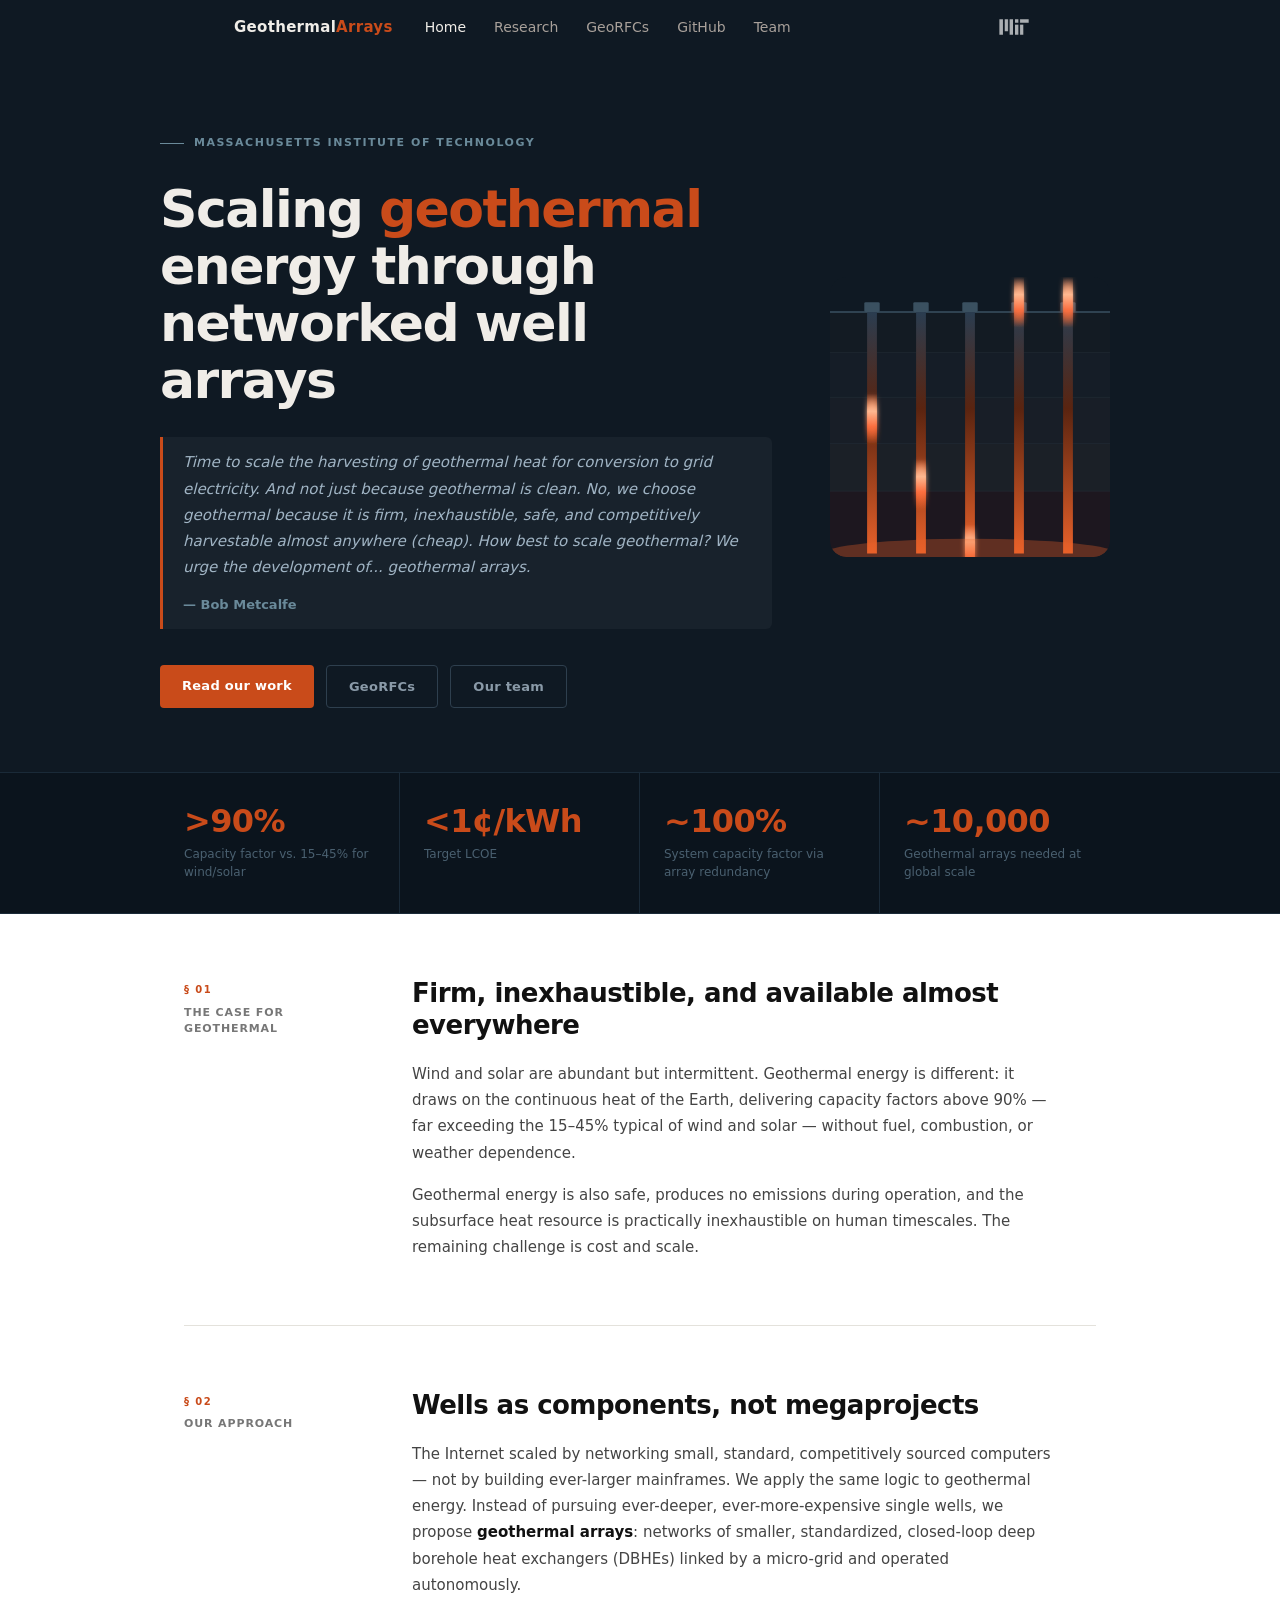
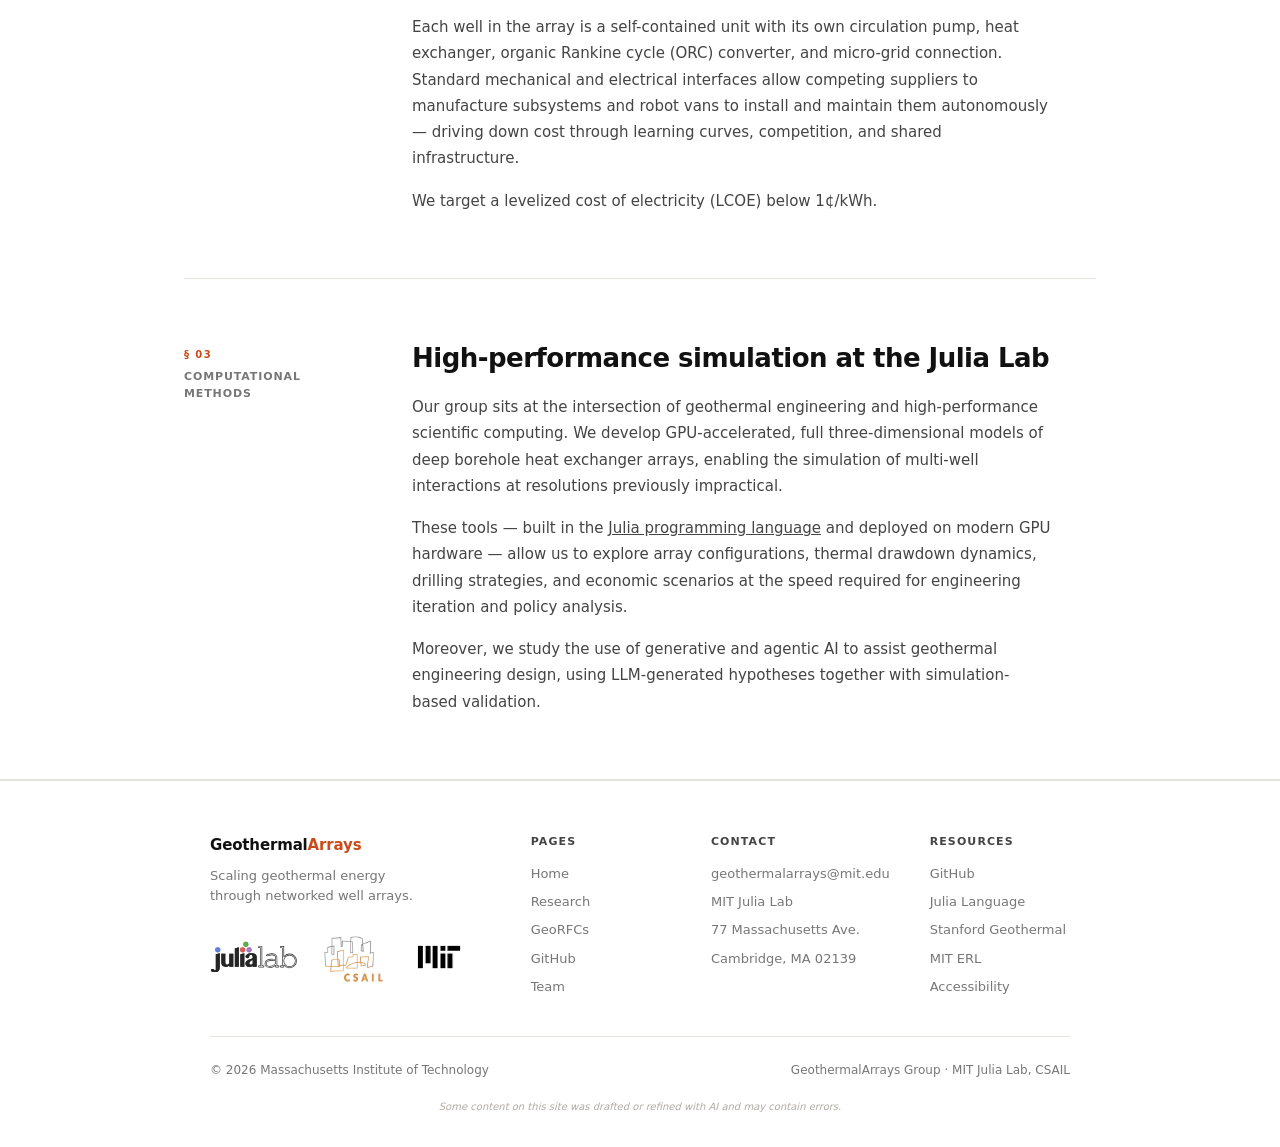
<file: index.html>
<!DOCTYPE html>
<html lang="en">
<head>
  <meta charset="UTF-8" />
  <meta name="viewport" content="width=device-width, initial-scale=1.0" />
  <title>GeothermalArrays — MIT Julia Lab</title>
  <meta name="description" content="Scaling geothermal energy through networks of standard wells. A research group at the MIT Julia Lab." />
  <link rel="icon" type="image/svg+xml" href="images/logo-dark.svg" />
  <link rel="icon" type="image/png" sizes="32x32" href="images/favicon.png" />
  <link rel="stylesheet" href="css/style.css" />
  <style>
    :root { --content-w: 960px; }

    /* ── Hero ── */
    .hero2 {
      background: var(--nav-bg);
      padding: 0 24px;
    }

    .hero2-inner {
      max-width: var(--content-w);
      margin: 0 auto;
      display: grid;
      grid-template-columns: 1fr 300px;
      gap: 48px;
      align-items: center;
      min-height: 72vh;
      padding: 72px 0 64px;
    }

    .hero2-label {
      display: inline-flex;
      align-items: center;
      gap: 10px;
      font-size: 11px;
      font-weight: 700;
      letter-spacing: 0.14em;
      text-transform: uppercase;
      color: #6a8a9a;
      margin-bottom: 28px;
    }

    .hero2-label::before {
      content: '';
      display: block;
      width: 24px;
      height: 1px;
      background: #6a8a9a;
    }

    .hero2 h1 {
      font-size: clamp(32px, 5vw, 52px);
      font-weight: 800;
      line-height: 1.1;
      color: #f0ede8;
      letter-spacing: -0.03em;
      margin-bottom: 28px;
    }

    .hero2 h1 em {
      font-style: normal;
      color: var(--accent);
    }

    .hero2-desc {
      font-size: 16px;
      color: #8a9aa8;
      line-height: 1.75;
      max-width: 520px;
      margin-bottom: 40px;
    }

    .hero2-quote {
      border-left: 3px solid var(--accent);
      padding: 12px 20px;
      margin: 0 0 36px 0;
      background: rgba(255,255,255,0.04);
      border-radius: 0 6px 6px 0;
    }

    .hero2-quote p {
      font-size: 15px;
      color: #a0b4c4;
      line-height: 1.75;
      font-style: italic;
      margin-bottom: 10px;
    }

    .hero2-quote cite {
      font-size: 13px;
      font-style: normal;
      font-weight: 600;
      color: #6a8a9a;
    }

    .hero2-links {
      display: flex;
      gap: 12px;
      flex-wrap: wrap;
    }

    .btn2 {
      display: inline-block;
      padding: 10px 22px;
      border-radius: 4px;
      font-size: 13px;
      font-weight: 600;
      letter-spacing: 0.02em;
      text-decoration: none;
      transition: background 0.15s, color 0.15s, border-color 0.15s;
    }

    .btn2-primary {
      background: var(--accent);
      color: #fff;
    }

    .btn2-primary:hover { background: var(--accent-dark); }

    .btn2-ghost {
      border: 1px solid #2e3f4e;
      color: #8a9aa8;
    }

    .btn2-ghost:hover { border-color: #6a8a9a; color: #f0ede8; }

    /* ── Hero logo ── */
    .well-array-vis {
      display: flex;
      justify-content: center;
      align-items: center;
      animation: logoEnter 1s cubic-bezier(0.16, 1, 0.3, 1) 0.3s both;
    }

    @keyframes logoEnter {
      from { opacity: 0; transform: translateY(22px); }
      to   { opacity: 1; transform: translateY(0); }
    }

    .hero2-logo {
      width: 100%;
      max-width: 280px;
      height: auto;
      border-radius: 16px;
      overflow: hidden;
      animation: logoFloat 7s ease-in-out 1.3s infinite;
    }

    @keyframes logoFloat {
      0%, 100% { transform: translateY(0px); }
      50%       { transform: translateY(-8px); }
    }

    /* ── Stats strip ── */
    .stats-strip {
      background: #0b141d;
      border-top: 1px solid #1a2a38;
      border-bottom: 1px solid #1a2a38;
      padding: 0 24px;
    }

    .stats-strip-inner {
      max-width: var(--content-w);
      margin: 0 auto;
      display: grid;
      grid-template-columns: repeat(4, 1fr);
      divide: 1px solid #1a2a38;
    }

    .stat2 {
      padding: 32px 24px;
      border-right: 1px solid #1a2a38;
    }

    .stat2:last-child { border-right: none; }

    .stat2-value {
      font-size: 32px;
      font-weight: 800;
      color: var(--accent);
      letter-spacing: -0.02em;
      line-height: 1;
      margin-bottom: 8px;
    }

    .stat2-label {
      font-size: 12px;
      color: #4a6070;
      line-height: 1.5;
    }

    /* ── Content ── */
    .content2 {
      max-width: var(--content-w);
      margin: 0 auto;
      padding: 0 24px;
    }

    .section2 {
      display: grid;
      grid-template-columns: 180px 1fr;
      gap: 48px;
      padding: 64px 0;
      border-bottom: 1px solid var(--border);
    }

    .section2:last-child { border-bottom: none; }

    .section2-label {
      padding-top: 4px;
    }

    .section2-num {
      font-size: 10px;
      font-weight: 700;
      letter-spacing: 0.14em;
      text-transform: uppercase;
      color: var(--accent);
      margin-bottom: 6px;
    }

    .section2-name {
      font-size: 11px;
      font-weight: 600;
      letter-spacing: 0.08em;
      text-transform: uppercase;
      color: var(--text-3);
      line-height: 1.5;
    }

    .section2-body h2 {
      font-size: 26px;
      font-weight: 700;
      letter-spacing: -0.02em;
      color: var(--text-1);
      margin-bottom: 20px;
      line-height: 1.2;
    }

    .section2-body p {
      font-size: 15px;
      color: var(--text-2);
      line-height: 1.75;
      margin-bottom: 16px;
      max-width: 640px;
    }

    .section2-body p:last-child { margin-bottom: 0; }

    .section2-body p a {
      color: var(--text-2);
      text-decoration: underline;
    }

    .section2-body p a:hover { color: var(--text-1); }

    .section2-body strong { color: var(--text-1); }

    /* ── Stat cards inside section ── */
    .stat-grid2 {
      display: grid;
      grid-template-columns: repeat(2, 1fr);
      gap: 12px;
      margin-top: 28px;
    }

    .stat-card2 {
      background: var(--surface);
      border: 1px solid var(--border);
      border-radius: 8px;
      padding: 18px 20px;
    }

    .stat-card2-value {
      font-size: 24px;
      font-weight: 800;
      color: var(--accent);
      letter-spacing: -0.02em;
      line-height: 1;
      margin-bottom: 6px;
    }

    .stat-card2-label {
      font-size: 12px;
      color: var(--text-3);
      line-height: 1.4;
    }

    /* ── Scroll reveal ── */
    .section2 {
      opacity: 0;
      transform: translateY(28px);
      transition: opacity 0.6s ease, transform 0.6s ease;
    }

    .section2.visible {
      opacity: 1;
      transform: translateY(0);
    }

    /* ── Responsive ── */
    @media (max-width: 860px) {
      .hero2-inner {
        grid-template-columns: 1fr;
        min-height: auto;
        padding: 56px 0 48px;
      }
      .well-array-vis { display: none; }
      .stats-strip-inner { grid-template-columns: repeat(2, 1fr); }
      .stat2 { border-bottom: 1px solid #1a2a38; }
      .stat2:nth-child(2n) { border-right: none; }
      .section2 { grid-template-columns: 1fr; gap: 16px; }
      .section2-label { display: flex; gap: 12px; align-items: baseline; }
      .stat-grid2 { grid-template-columns: 1fr; }
    }
  </style>
</head>
<body>

<nav>
  <div class="nav-inner">
    <a class="nav-brand" href="index.html">Geothermal<span>Arrays</span></a>
    <ul class="nav-links">
      <li><a href="index.html" class="active">Home</a></li>
      <li><a href="research.html">Research</a></li>
      <li><a href="georfcs.html">GeoRFCs</a></li>
      <li><a href="https://github.com/geothermalarrays" target="_blank" rel="noopener">GitHub</a></li>
      <li><a href="people.html">Team</a></li>
    </ul>
<a class="nav-mit" href="https://web.mit.edu/" target="_blank" rel="noopener"><img class="nav-mit-logo" src="images/mit_logo_std_rgb_white.png" alt="MIT" /></a>
<button class="nav-toggle" aria-label="Toggle menu" onclick="this.classList.toggle('open');document.querySelector('.nav-links').classList.toggle('open')">
      <span></span><span></span><span></span>
    </button>
  </div>
</nav>

<!-- Hero -->
<section class="hero2">
  <div class="hero2-inner">
    <div>
      <div class="hero2-label">Massachusetts Institute of Technology</div>
      <h1>Scaling <em>geothermal</em> energy through networked well arrays</h1>
      <blockquote class="hero2-quote">
        <p>Time to scale the harvesting of geothermal heat for conversion to grid electricity. And not just because geothermal is clean. No, we choose geothermal because it is firm, inexhaustible, safe, and competitively harvestable almost anywhere (cheap). How best to scale geothermal? We urge the development of... geothermal arrays.</p>
        <cite>— Bob Metcalfe</cite>
      </blockquote>
      <div class="hero2-links">
        <a class="btn2 btn2-primary" href="research.html">Read our work</a>
        <a class="btn2 btn2-ghost" href="georfcs.html">GeoRFCs</a>
        <a class="btn2 btn2-ghost" href="people.html">Our team</a>
      </div>
    </div>

    <!-- Logo -->
    <div class="well-array-vis">
      <svg class="hero2-logo" viewBox="0 0 400 400" xmlns="http://www.w3.org/2000/svg" aria-label="GeothermalArrays — geological cross-section logo">
        <defs>
          <clipPath id="frame"><rect width="400" height="400" rx="23"/></clipPath>
          <linearGradient id="wg" x1="0" y1="50" x2="0" y2="395" gradientUnits="userSpaceOnUse">
            <stop offset="0%"   stop-color="#2a3d50"/>
            <stop offset="40%"  stop-color="#5a2410"/>
            <stop offset="100%" stop-color="#e8612a"/>
          </linearGradient>
          <linearGradient id="hp" x1="0" y1="0" x2="0" y2="1">
            <stop offset="0%"   stop-color="#ff9060" stop-opacity="0"/>
            <stop offset="35%"  stop-color="#ffb890" stop-opacity="1"/>
            <stop offset="65%"  stop-color="#ff7040" stop-opacity="0.9"/>
            <stop offset="100%" stop-color="#e8612a" stop-opacity="0"/>
          </linearGradient>
          <filter id="hglow" x="-80%" y="-10%" width="260%" height="120%">
            <feGaussianBlur stdDeviation="3.5" result="blur"/>
            <feMerge><feMergeNode in="blur"/><feMergeNode in="SourceGraphic"/></feMerge>
          </filter>
        </defs>

        <g clip-path="url(#frame)">
          <!-- Background -->
          <rect width="400" height="400" fill="#0f1923"/>

          <!-- Geological layers -->
          <rect x="0" y="50"  width="400" height="58"  fill="#141c24" opacity="0.9"/>
          <rect x="0" y="108" width="400" height="64"  fill="#171e28" opacity="0.9"/>
          <rect x="0" y="172" width="400" height="66"  fill="#1a2028" opacity="0.9"/>
          <rect x="0" y="238" width="400" height="68"  fill="#1d2228" opacity="0.9"/>
          <rect x="0" y="306" width="400" height="94"  fill="#201820" opacity="0.9"/>

          <!-- Layer lines -->
          <g stroke="#2a3540" stroke-width="1" opacity="0.6">
            <line x1="0" y1="108" x2="400" y2="108"/>
            <line x1="0" y1="172" x2="400" y2="172"/>
            <line x1="0" y1="238" x2="400" y2="238"/>
            <line x1="0" y1="306" x2="400" y2="306"/>
          </g>
          <line x1="0" y1="50" x2="400" y2="50" stroke="#3a5060" stroke-width="2"/>

          <!-- Wellheads -->
          <rect x="49"  y="36" width="22" height="14" rx="2" fill="#3a5060"/>
          <rect x="119" y="36" width="22" height="14" rx="2" fill="#3a5060"/>
          <rect x="189" y="36" width="22" height="14" rx="2" fill="#3a5060"/>
          <rect x="259" y="36" width="22" height="14" rx="2" fill="#3a5060"/>
          <rect x="329" y="36" width="22" height="14" rx="2" fill="#3a5060"/>

          <!-- Well shafts -->
          <rect x="53"  y="50" width="14" height="345" fill="url(#wg)"/>
          <rect x="123" y="50" width="14" height="345" fill="url(#wg)"/>
          <rect x="193" y="50" width="14" height="345" fill="url(#wg)"/>
          <rect x="263" y="50" width="14" height="345" fill="url(#wg)"/>
          <rect x="333" y="50" width="14" height="345" fill="url(#wg)"/>

          <!-- Heat pulses rising through each well -->
          <rect x="53"  width="14" height="72" fill="url(#hp)" filter="url(#hglow)">
            <animate attributeName="y" from="395" to="-72" dur="3s" repeatCount="indefinite" begin="0s"/>
            <animate attributeName="opacity" values="0;1;1;0" keyTimes="0;0.08;0.88;1" dur="3s" repeatCount="indefinite" begin="0s"/>
          </rect>
          <rect x="123" width="14" height="72" fill="url(#hp)" filter="url(#hglow)">
            <animate attributeName="y" from="395" to="-72" dur="3s" repeatCount="indefinite" begin="0.6s"/>
            <animate attributeName="opacity" values="0;1;1;0" keyTimes="0;0.08;0.88;1" dur="3s" repeatCount="indefinite" begin="0.6s"/>
          </rect>
          <rect x="193" width="14" height="72" fill="url(#hp)" filter="url(#hglow)">
            <animate attributeName="y" from="395" to="-72" dur="3s" repeatCount="indefinite" begin="1.2s"/>
            <animate attributeName="opacity" values="0;1;1;0" keyTimes="0;0.08;0.88;1" dur="3s" repeatCount="indefinite" begin="1.2s"/>
          </rect>
          <rect x="263" width="14" height="72" fill="url(#hp)" filter="url(#hglow)">
            <animate attributeName="y" from="395" to="-72" dur="3s" repeatCount="indefinite" begin="1.8s"/>
            <animate attributeName="opacity" values="0;1;1;0" keyTimes="0;0.08;0.88;1" dur="3s" repeatCount="indefinite" begin="1.8s"/>
          </rect>
          <rect x="333" width="14" height="72" fill="url(#hp)" filter="url(#hglow)">
            <animate attributeName="y" from="395" to="-72" dur="3s" repeatCount="indefinite" begin="2.4s"/>
            <animate attributeName="opacity" values="0;1;1;0" keyTimes="0;0.08;0.88;1" dur="3s" repeatCount="indefinite" begin="2.4s"/>
          </rect>

          <!-- Bottom heat glow -->
          <ellipse cx="200" cy="396" rx="210" ry="18" fill="#e8612a">
            <animate attributeName="opacity" values="0.18;0.36;0.18" dur="2.5s" repeatCount="indefinite"/>
            <animate attributeName="ry" values="18;23;18" dur="2.5s" repeatCount="indefinite"/>
          </ellipse>
        </g>
      </svg>
    </div>
  </div>
</section>

<!-- Stats strip -->
<div class="stats-strip">
  <div class="stats-strip-inner">
    <div class="stat2">
      <div class="stat2-value">&gt;90%</div>
      <div class="stat2-label">Capacity factor vs. 15–45% for wind/solar</div>
    </div>
    <div class="stat2">
      <div class="stat2-value">&lt;1¢/kWh</div>
      <div class="stat2-label">Target LCOE</div>
    </div>
    <div class="stat2">
      <div class="stat2-value">~100%</div>
      <div class="stat2-label">System capacity factor via array redundancy</div>
    </div>
    <div class="stat2">
      <div class="stat2-value">~10,000</div>
      <div class="stat2-label">Geothermal arrays needed at global scale</div>
    </div>
  </div>
</div>

<!-- Content sections -->
<div class="content2">

  <div class="section2">
    <div class="section2-label">
      <div class="section2-num">§ 01</div>
      <div class="section2-name">The case for geothermal</div>
    </div>
    <div class="section2-body">
      <h2>Firm, inexhaustible, and available almost everywhere</h2>
      <p>
        Wind and solar are abundant but intermittent. Geothermal energy is different:
        it draws on the continuous heat of the Earth, delivering capacity factors
        above 90% — far exceeding the 15–45% typical of wind and solar — without
        fuel, combustion, or weather dependence.
      </p>
      <p>
        Geothermal energy is also safe, produces no emissions during operation, and
        the subsurface heat resource is practically inexhaustible on human timescales.
        The remaining challenge is cost and scale.
      </p>
    </div>
  </div>

  <div class="section2">
    <div class="section2-label">
      <div class="section2-num">§ 02</div>
      <div class="section2-name">Our approach</div>
    </div>
    <div class="section2-body">
      <h2>Wells as components, not megaprojects</h2>
      <p>
        The Internet scaled by networking small, standard, competitively sourced
        computers — not by building ever-larger mainframes. We apply the same logic
        to geothermal energy. Instead of pursuing ever-deeper, ever-more-expensive
        single wells, we propose <strong>geothermal arrays</strong>: networks of
        smaller, standardized, closed-loop deep borehole heat exchangers (DBHEs)
        linked by a micro-grid and operated autonomously.
      </p>
      <p>
        Each well in the array is a self-contained unit with its own circulation
        pump, heat exchanger, organic Rankine cycle (ORC) converter, and micro-grid
        connection. Standard mechanical and electrical interfaces allow competing
        suppliers to manufacture subsystems and robot vans to install and maintain
        them autonomously — driving down cost through learning curves, competition,
        and shared infrastructure.
      </p>
      <p>
        We target a levelized cost of electricity (LCOE) below 1¢/kWh.
      </p>
    </div>
  </div>

  <div class="section2">
    <div class="section2-label">
      <div class="section2-num">§ 03</div>
      <div class="section2-name">Computational methods</div>
    </div>
    <div class="section2-body">
      <h2>High-performance simulation at the Julia Lab</h2>
      <p>
        Our group sits at the intersection of geothermal engineering and
        high-performance scientific computing. We develop GPU-accelerated,
        full three-dimensional models of deep borehole heat exchanger arrays,
        enabling the simulation of multi-well interactions at resolutions
        previously impractical.
      </p>
      <p>
        These tools — built in the <a href="https://julialang.org/" target="_blank" rel="noopener">Julia programming language</a> and
        deployed on modern GPU hardware — allow us to explore array configurations,
        thermal drawdown dynamics, drilling strategies, and economic scenarios at
        the speed required for engineering iteration and policy analysis.
      </p>
      <p>
        Moreover, we study the use of generative and agentic AI to assist geothermal
        engineering design, using LLM-generated hypotheses together with
        simulation-based validation.
      </p>
    </div>
  </div>


</div>

<hr class="section-divider" style="margin-top: 0;" />

<footer>
  <div class="footer-inner">
    <div>
      <div class="footer-brand-name">Geothermal<span>Arrays</span></div>
      <p class="footer-tagline">Scaling geothermal energy through networked well arrays.</p>
      <div class="footer-logos">
        <a href="https://julia.mit.edu/" target="_blank" rel="noopener">
          <img class="footer-logo-julialab" src="images/julia_lab_logo.svg" alt="MIT Julia Lab" />
        </a>
        <a href="https://www.csail.mit.edu/" target="_blank" rel="noopener">
          <img class="footer-logo-csail" src="images/csail_logo.png" alt="MIT CSAIL" />
        </a>
        <a href="https://web.mit.edu/" target="_blank" rel="noopener">
          <img class="footer-logo-mit" src="images/mit_logo_std_rgb_white.png" alt="MIT" />
        </a>
      </div>
    </div>

    <div>
      <div class="footer-col-title">Pages</div>
      <ul class="footer-col-links">
        <li><a href="index.html">Home</a></li>
        <li><a href="research.html">Research</a></li>
        <li><a href="georfcs.html">GeoRFCs</a></li>
        <li><a href="https://github.com/geothermalarrays" target="_blank" rel="noopener">GitHub</a></li>
        <li><a href="people.html">Team</a></li>
      </ul>
    </div>

    <div>
      <div class="footer-col-title">Contact</div>
      <ul class="footer-col-links">
        <li><a href="mailto:geothermalarrays@mit.edu">geothermalarrays@mit.edu</a></li>
        <li><a href="https://julia.mit.edu/" target="_blank" rel="noopener">MIT Julia Lab</a></li>
        <li>77 Massachusetts Ave.</li>
        <li>Cambridge, MA 02139</li>
      </ul>
    </div>

    <div>
      <div class="footer-col-title">Resources</div>
      <ul class="footer-col-links">
        <li><a href="https://github.com/geothermalarrays" target="_blank" rel="noopener">GitHub</a></li>
        <li><a href="https://julialang.org/" target="_blank" rel="noopener">Julia Language</a></li>
        <li><a href="https://pangea.stanford.edu/ERE/db/GeoConf/" target="_blank" rel="noopener">Stanford Geothermal</a></li>
        <li><a href="https://erlweb.mit.edu/" target="_blank" rel="noopener">MIT ERL</a></li>
        <li><a href="https://accessibility.mit.edu/" target="_blank" rel="noopener">Accessibility</a></li>
      </ul>
    </div>
  </div>

  <div class="footer-bottom">
    <span>&copy; 2026 Massachusetts Institute of Technology</span>
    <span>GeothermalArrays Group &middot; MIT Julia Lab, CSAIL</span>
    <span class="footer-ai-disclaimer">Some content on this site was drafted or refined with AI and may contain errors.</span>
  </div>
</footer>

<script>
  const observer = new IntersectionObserver((entries) => {
    entries.forEach(entry => {
      if (entry.isIntersecting) {
        entry.target.classList.add('visible');
        observer.unobserve(entry.target);
      }
    });
  }, { threshold: 0.15 });

  document.querySelectorAll('.section2').forEach(el => observer.observe(el));
</script>
</body>
</html>
</file>
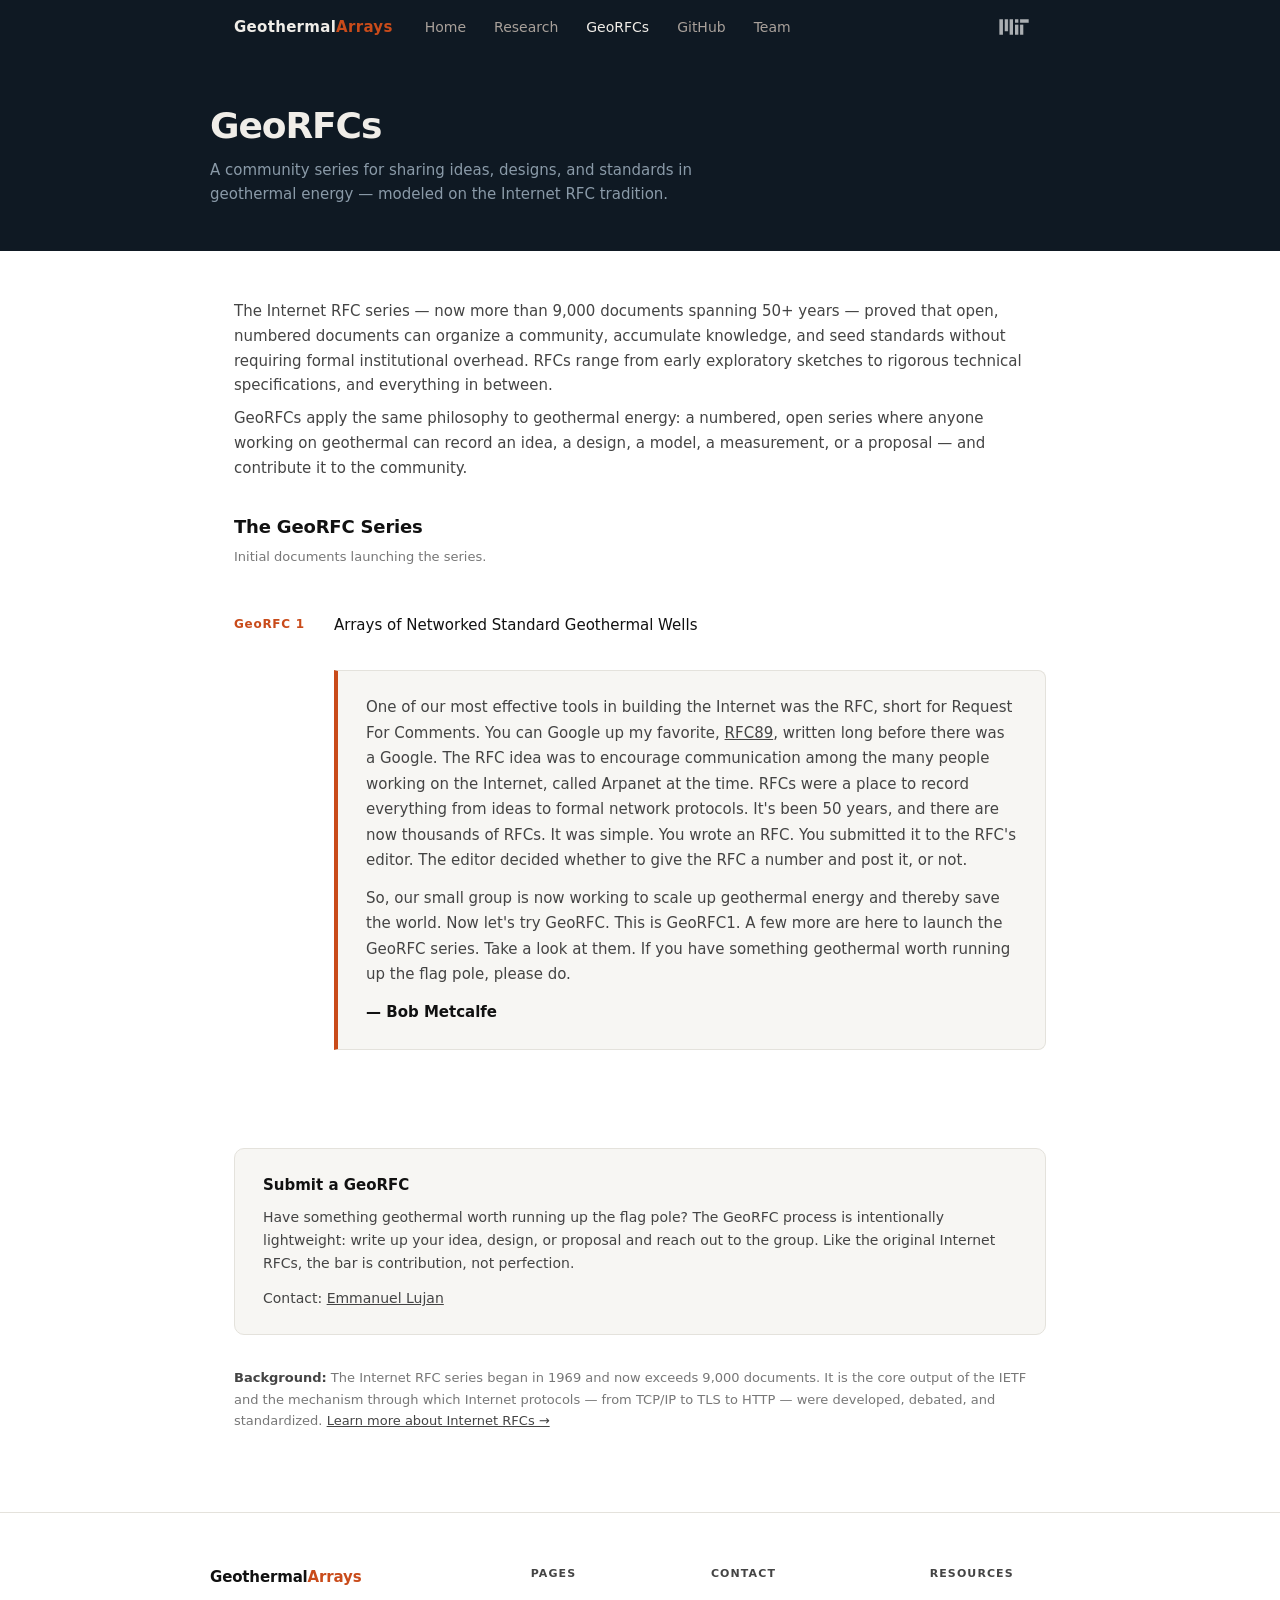
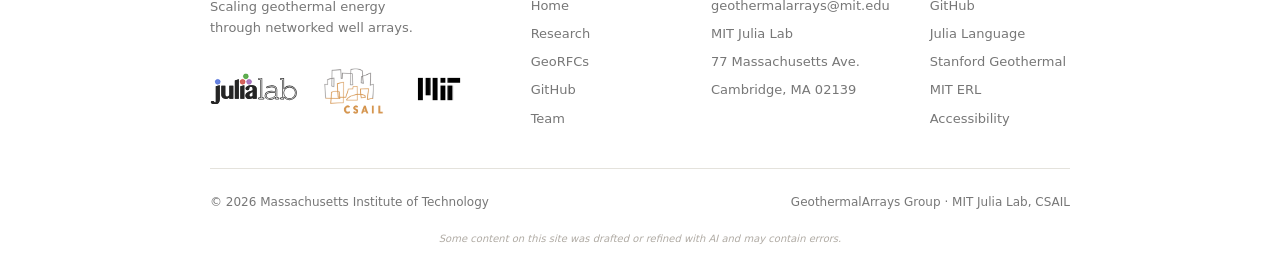
<file: georfcs.html>
<!DOCTYPE html>
<html lang="en">
<head>
  <meta charset="UTF-8" />
  <meta name="viewport" content="width=device-width, initial-scale=1.0" />
  <title>GeoRFCs — GeothermalArrays</title>
  <link rel="icon" type="image/svg+xml" href="images/logo-dark.svg" />
  <link rel="icon" type="image/png" sizes="32x32" href="images/favicon.png" />
  <link rel="stylesheet" href="css/style.css" />
</head>
<body>

<nav>
  <div class="nav-inner">
    <a class="nav-brand" href="index.html">Geothermal<span>Arrays</span></a>
    <ul class="nav-links">
      <li><a href="index.html">Home</a></li>
      <li><a href="research.html">Research</a></li>
      <li><a href="georfcs.html" class="active">GeoRFCs</a></li>
      <li><a href="https://github.com/geothermalarrays" target="_blank" rel="noopener">GitHub</a></li>
      <li><a href="people.html">Team</a></li>
    </ul>
<a class="nav-mit" href="https://web.mit.edu/" target="_blank" rel="noopener"><img class="nav-mit-logo" src="images/mit_logo_std_rgb_white.png" alt="MIT" /></a>
<button class="nav-toggle" aria-label="Toggle menu" onclick="this.classList.toggle('open');document.querySelector('.nav-links').classList.toggle('open')">
      <span></span><span></span><span></span>
    </button>
  </div>
</nav>

<div class="page-hero">
  <div class="page-hero-inner">
    <h1>GeoRFCs</h1>
    <p class="page-hero-sub">A community series for sharing ideas, designs, and standards in geothermal energy — modeled on the Internet RFC tradition.</p>
  </div>
</div>

<div class="page">

  <p style="color: var(--text-2); margin-bottom: 8px; font-size:15px;">
    The Internet RFC series — now more than 9,000 documents spanning 50+ years — proved
    that open, numbered documents can organize a community, accumulate knowledge, and
    seed standards without requiring formal institutional overhead. RFCs range from
    early exploratory sketches to rigorous technical specifications, and everything
    in between.
  </p>
  <p style="color: var(--text-2); margin-bottom: 32px; font-size:15px;">
    GeoRFCs apply the same philosophy to geothermal energy: a numbered, open series
    where anyone working on geothermal can record an idea, a design, a model,
    a measurement, or a proposal — and contribute it to the community.
  </p>

  <h2 style="font-size:18px; font-weight:600; margin-bottom:4px; letter-spacing:-0.01em;">The GeoRFC Series</h2>
  <p style="color:var(--text-3); font-size:13px; margin-bottom:16px;">Initial documents launching the series.</p>

  <ul class="rfc-list">
    <li class="rfc-item">
      <div class="rfc-num">GeoRFC 1</div>
      <div class="rfc-body">
        <div class="rfc-title">Arrays of Networked Standard Geothermal Wells</div>
        <div class="rfc-intro">
          <p>One of our most effective tools in building the Internet was the RFC, short for Request For Comments. You can Google up my favorite, <a href="https://datatracker.ietf.org/doc/html/rfc89" target="_blank" rel="noopener">RFC89</a>, written long before there was a Google. The RFC idea was to encourage communication among the many people working on the Internet, called Arpanet at the time. RFCs were a place to record everything from ideas to formal network protocols. It's been 50 years, and there are now thousands of RFCs. It was simple. You wrote an RFC. You submitted it to the RFC's editor. The editor decided whether to give the RFC a number and post it, or not.</p>
          <p>So, our small group is now working to scale up geothermal energy and thereby save the world. Now let's try GeoRFC. This is GeoRFC1. A few more are here to launch the GeoRFC series. Take a look at them. If you have something geothermal worth running up the flag pole, please do.</p>
          <p><cite>— Bob Metcalfe</cite></p>
        </div>
      </div>
    </li>
  </ul>

  <div style="margin-top:48px; padding:24px 28px; background:var(--surface); border:1px solid var(--border); border-radius:10px;">
    <p style="font-weight:600; color:var(--text-1); margin-bottom:8px; font-size:15px;">Submit a GeoRFC</p>
    <p style="color:var(--text-2); font-size:14px; margin-bottom:12px;">
      Have something geothermal worth running up the flag pole?
      The GeoRFC process is intentionally lightweight: write up your idea, design,
      or proposal and reach out to the group. Like the original Internet RFCs, the
      bar is contribution, not perfection.
    </p>
    <p style="color:var(--text-2); font-size:14px; margin-bottom:0;">
      Contact: <a href="mailto:eljn@mit.edu">Emmanuel Lujan</a>
    </p>
  </div>

  <div style="margin-top:32px;">
    <p style="color:var(--text-3); font-size:13px;">
      <strong style="color:var(--text-2);">Background:</strong>
      The Internet RFC series began in 1969 and now exceeds 9,000 documents.
      It is the core output of the IETF and the mechanism through which Internet
      protocols — from TCP/IP to TLS to HTTP — were developed, debated, and standardized.
      <a href="https://www.ietf.org/process/rfcs" target="_blank" rel="noopener">Learn more about Internet RFCs →</a>
    </p>
  </div>

</div>

<footer>
  <div class="footer-inner">
    <div>
      <div class="footer-brand-name">Geothermal<span>Arrays</span></div>
      <p class="footer-tagline">Scaling geothermal energy through networked well arrays.</p>
      <div class="footer-logos">
        <a href="https://julia.mit.edu/" target="_blank" rel="noopener">
          <img class="footer-logo-julialab" src="images/julia_lab_logo.svg" alt="MIT Julia Lab" />
        </a>
        <a href="https://www.csail.mit.edu/" target="_blank" rel="noopener">
          <img class="footer-logo-csail" src="images/csail_logo.png" alt="MIT CSAIL" />
        </a>
        <a href="https://web.mit.edu/" target="_blank" rel="noopener">
          <img class="footer-logo-mit" src="images/mit_logo_std_rgb_white.png" alt="MIT" />
        </a>
      </div>
    </div>

    <div>
      <div class="footer-col-title">Pages</div>
      <ul class="footer-col-links">
        <li><a href="index.html">Home</a></li>
        <li><a href="research.html">Research</a></li>
        <li><a href="georfcs.html">GeoRFCs</a></li>
        <li><a href="https://github.com/geothermalarrays" target="_blank" rel="noopener">GitHub</a></li>
        <li><a href="people.html">Team</a></li>
      </ul>
    </div>

    <div>
      <div class="footer-col-title">Contact</div>
      <ul class="footer-col-links">
        <li><a href="mailto:geothermalarrays@mit.edu">geothermalarrays@mit.edu</a></li>
        <li><a href="https://julia.mit.edu/" target="_blank" rel="noopener">MIT Julia Lab</a></li>
        <li>77 Massachusetts Ave.</li>
        <li>Cambridge, MA 02139</li>
      </ul>
    </div>

    <div>
      <div class="footer-col-title">Resources</div>
      <ul class="footer-col-links">
        <li><a href="https://github.com/geothermalarrays" target="_blank" rel="noopener">GitHub</a></li>
        <li><a href="https://julialang.org/" target="_blank" rel="noopener">Julia Language</a></li>
        <li><a href="https://pangea.stanford.edu/ERE/db/GeoConf/" target="_blank" rel="noopener">Stanford Geothermal</a></li>
        <li><a href="https://erlweb.mit.edu/" target="_blank" rel="noopener">MIT ERL</a></li>
        <li><a href="https://accessibility.mit.edu/" target="_blank" rel="noopener">Accessibility</a></li>
      </ul>
    </div>
  </div>

  <div class="footer-bottom">
    <span>&copy; 2026 Massachusetts Institute of Technology</span>
    <span>GeothermalArrays Group &middot; MIT Julia Lab, CSAIL</span>
    <span class="footer-ai-disclaimer">Some content on this site was drafted or refined with AI and may contain errors.</span>
  </div>
</footer>

</body>
</html>
</file>
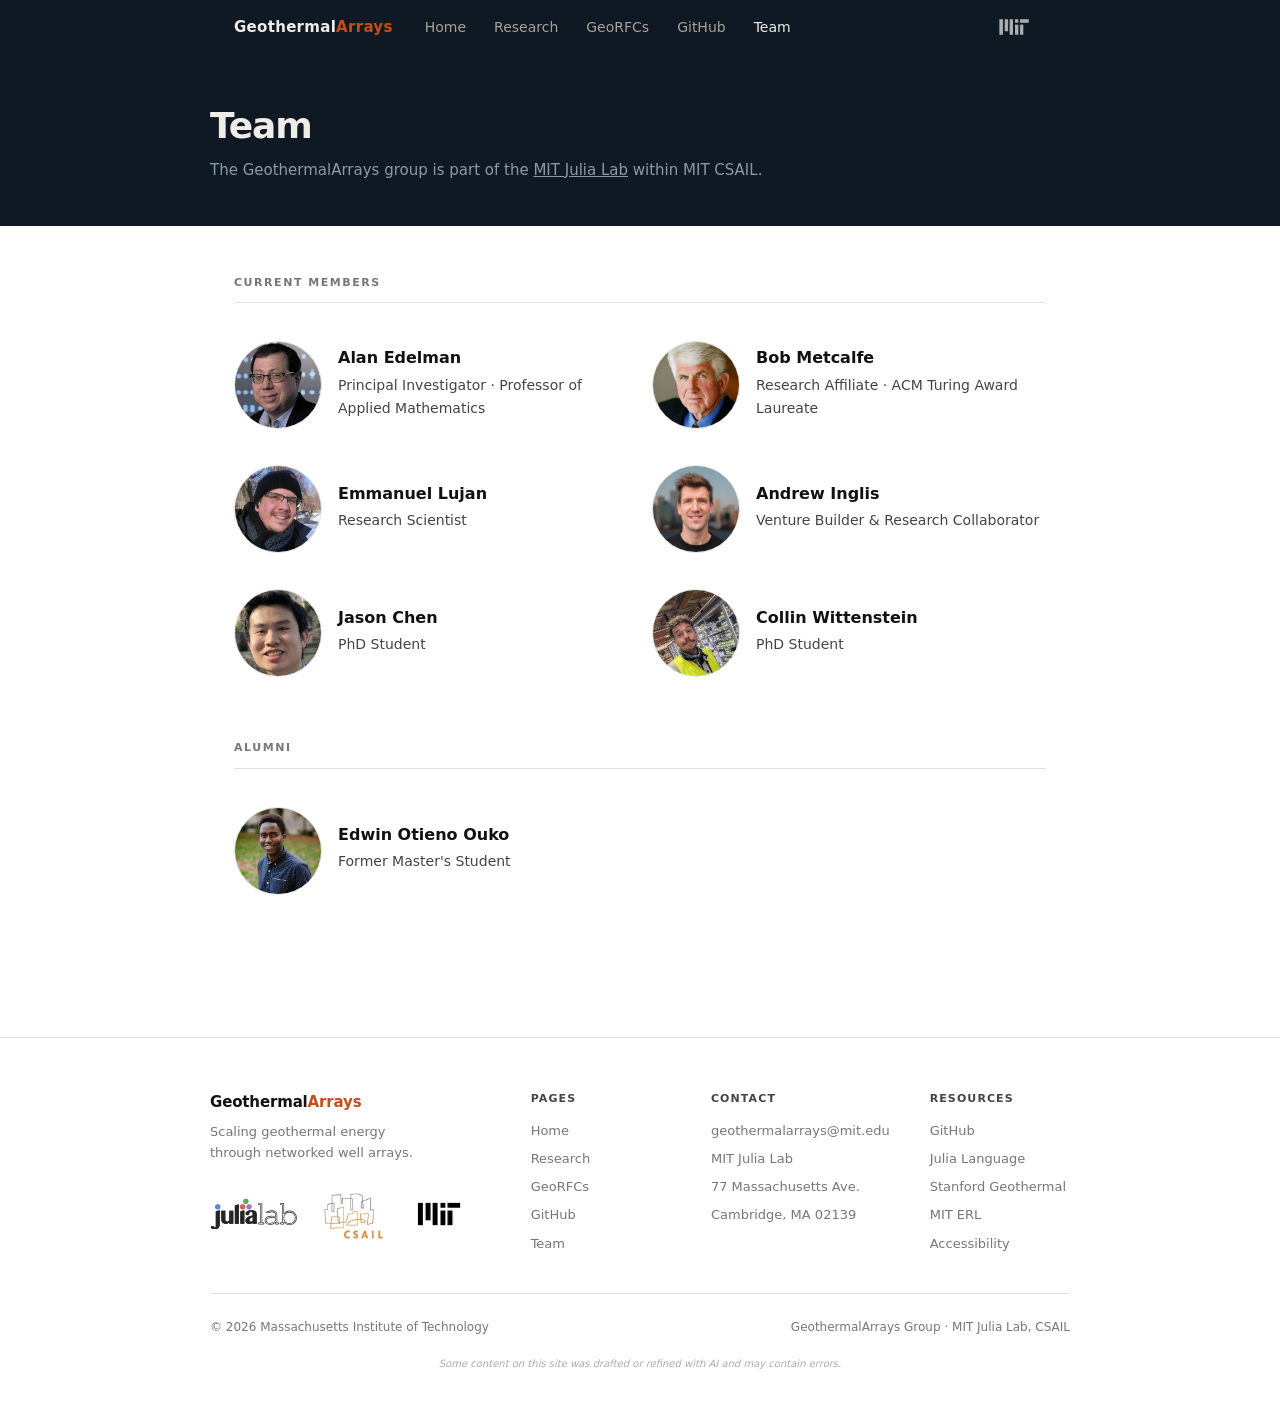
<file: people.html>
<!DOCTYPE html>
<html lang="en">
<head>
  <meta charset="UTF-8" />
  <meta name="viewport" content="width=device-width, initial-scale=1.0" />
  <title>Team — GeothermalArrays</title>
  <link rel="icon" type="image/svg+xml" href="images/logo-dark.svg" />
  <link rel="icon" type="image/png" sizes="32x32" href="images/favicon.png" />
  <link rel="stylesheet" href="css/style.css" />
</head>
<body>

<nav>
  <div class="nav-inner">
    <a class="nav-brand" href="index.html">Geothermal<span>Arrays</span></a>
    <ul class="nav-links">
      <li><a href="index.html">Home</a></li>
      <li><a href="research.html">Research</a></li>
      <li><a href="georfcs.html">GeoRFCs</a></li>
      <li><a href="https://github.com/geothermalarrays" target="_blank" rel="noopener">GitHub</a></li>
      <li><a href="people.html" class="active">Team</a></li>
    </ul>
<a class="nav-mit" href="https://web.mit.edu/" target="_blank" rel="noopener"><img class="nav-mit-logo" src="images/mit_logo_std_rgb_white.png" alt="MIT" /></a>
<button class="nav-toggle" aria-label="Toggle menu" onclick="this.classList.toggle('open');document.querySelector('.nav-links').classList.toggle('open')">
      <span></span><span></span><span></span>
    </button>
  </div>
</nav>

<div class="page-hero">
  <div class="page-hero-inner">
    <h1>Team</h1>
    <p class="page-hero-sub">The GeothermalArrays group is part of the <a href="https://julia.mit.edu/" target="_blank" rel="noopener">MIT Julia Lab</a> within MIT CSAIL.</p>
  </div>
</div>

<div class="page">

  <div class="people-group">
    <div class="people-group-title">Current members</div>

    <div class="people-pair">
      <div class="person-card">
        <img class="person-photo" src="images/alan_edelman.jpg" alt="Alan Edelman" />
        <div class="person-info">
          <div class="person-name">
            <a href="https://math.mit.edu/~edelman/" target="_blank" rel="noopener">Alan Edelman</a>
          </div>
          <div class="person-title">Principal Investigator · Professor of Applied Mathematics</div>
        </div>
      </div>

      <div class="person-card">
        <img class="person-photo" src="images/bob_metcalfe.jpg" alt="Bob Metcalfe" />
        <div class="person-info">
          <div class="person-name">
            <a href="https://amturing.acm.org/award_winners/metcalfe_3968158.cfm" target="_blank" rel="noopener">Bob Metcalfe</a>
          </div>
          <div class="person-title">Research Affiliate · ACM Turing Award Laureate</div>
        </div>
      </div>
    </div>

    <div class="people-pair">
      <div class="person-card">
        <img class="person-photo" src="images/emmanuel_lujan.jpg" alt="Emmanuel Lujan" />
        <div class="person-info">
          <div class="person-name">
            <a href="https://www.mit.edu/~eljn" target="_blank" rel="noopener">Emmanuel Lujan</a>
          </div>
          <div class="person-title">Research Scientist</div>
        </div>
      </div>

      <div class="person-card">
        <img class="person-photo" src="images/andrew_inglis.jpg" alt="Andrew Inglis" />
        <div class="person-info">
          <div class="person-name">
            <a href="https://erlweb.mit.edu/people/andrew-inglis/" target="_blank" rel="noopener">Andrew Inglis</a>
          </div>
          <div class="person-title">Venture Builder &amp; Research Collaborator</div>
        </div>
      </div>
    </div>

    <div class="people-pair">
      <div class="person-card">
        <img class="person-photo" src="images/jason_chen.png" alt="Jason Chen" />
        <div class="person-info">
          <div class="person-name">
            <a href="https://www.linkedin.com/in/jason-chen-b64191211/" target="_blank" rel="noopener">Jason Chen</a>
          </div>
          <div class="person-title">PhD Student</div>
        </div>
      </div>

      <div class="person-card">
        <img class="person-photo" src="images/collin_wittenstein.jpg" alt="Collin Wittenstein" />
        <div class="person-info">
          <div class="person-name">
            <a href="https://cwittens.github.io/" target="_blank" rel="noopener">Collin Wittenstein</a>
          </div>
          <div class="person-title">PhD Student</div>
        </div>
      </div>
    </div>

  </div>

  <div class="people-group">
    <div class="people-group-title">Alumni</div>

    <div class="people-pair">
      <div class="person-card">
        <img class="person-photo" src="images/edwin_ouko.jpg" alt="Edwin Otieno Ouko" />
        <div class="person-info">
          <div class="person-name">
            <a href="https://www.linkedin.com/in/edwin-o-ouko-6bb103189" target="_blank" rel="noopener">Edwin Otieno Ouko</a>
          </div>
          <div class="person-title">Former Master's Student</div>
        </div>
      </div>
    </div>

  </div>

</div>

<footer>
  <div class="footer-inner">
    <div>
      <div class="footer-brand-name">Geothermal<span>Arrays</span></div>
      <p class="footer-tagline">Scaling geothermal energy through networked well arrays.</p>
      <div class="footer-logos">
        <a href="https://julia.mit.edu/" target="_blank" rel="noopener">
          <img class="footer-logo-julialab" src="images/julia_lab_logo.svg" alt="MIT Julia Lab" />
        </a>
        <a href="https://www.csail.mit.edu/" target="_blank" rel="noopener">
          <img class="footer-logo-csail" src="images/csail_logo.png" alt="MIT CSAIL" />
        </a>
        <a href="https://web.mit.edu/" target="_blank" rel="noopener">
          <img class="footer-logo-mit" src="images/mit_logo_std_rgb_white.png" alt="MIT" />
        </a>
      </div>
    </div>

    <div>
      <div class="footer-col-title">Pages</div>
      <ul class="footer-col-links">
        <li><a href="index.html">Home</a></li>
        <li><a href="research.html">Research</a></li>
        <li><a href="georfcs.html">GeoRFCs</a></li>
        <li><a href="https://github.com/geothermalarrays" target="_blank" rel="noopener">GitHub</a></li>
        <li><a href="people.html">Team</a></li>
      </ul>
    </div>

    <div>
      <div class="footer-col-title">Contact</div>
      <ul class="footer-col-links">
        <li><a href="mailto:geothermalarrays@mit.edu">geothermalarrays@mit.edu</a></li>
        <li><a href="https://julia.mit.edu/" target="_blank" rel="noopener">MIT Julia Lab</a></li>
        <li>77 Massachusetts Ave.</li>
        <li>Cambridge, MA 02139</li>
      </ul>
    </div>

    <div>
      <div class="footer-col-title">Resources</div>
      <ul class="footer-col-links">
        <li><a href="https://github.com/geothermalarrays" target="_blank" rel="noopener">GitHub</a></li>
        <li><a href="https://julialang.org/" target="_blank" rel="noopener">Julia Language</a></li>
        <li><a href="https://pangea.stanford.edu/ERE/db/GeoConf/" target="_blank" rel="noopener">Stanford Geothermal</a></li>
        <li><a href="https://erlweb.mit.edu/" target="_blank" rel="noopener">MIT ERL</a></li>
        <li><a href="https://accessibility.mit.edu/" target="_blank" rel="noopener">Accessibility</a></li>
      </ul>
    </div>
  </div>

  <div class="footer-bottom">
    <span>&copy; 2026 Massachusetts Institute of Technology</span>
    <span>GeothermalArrays Group &middot; MIT Julia Lab, CSAIL</span>
    <span class="footer-ai-disclaimer">Some content on this site was drafted or refined with AI and may contain errors.</span>
  </div>
</footer>

</body>
</html>
</file>
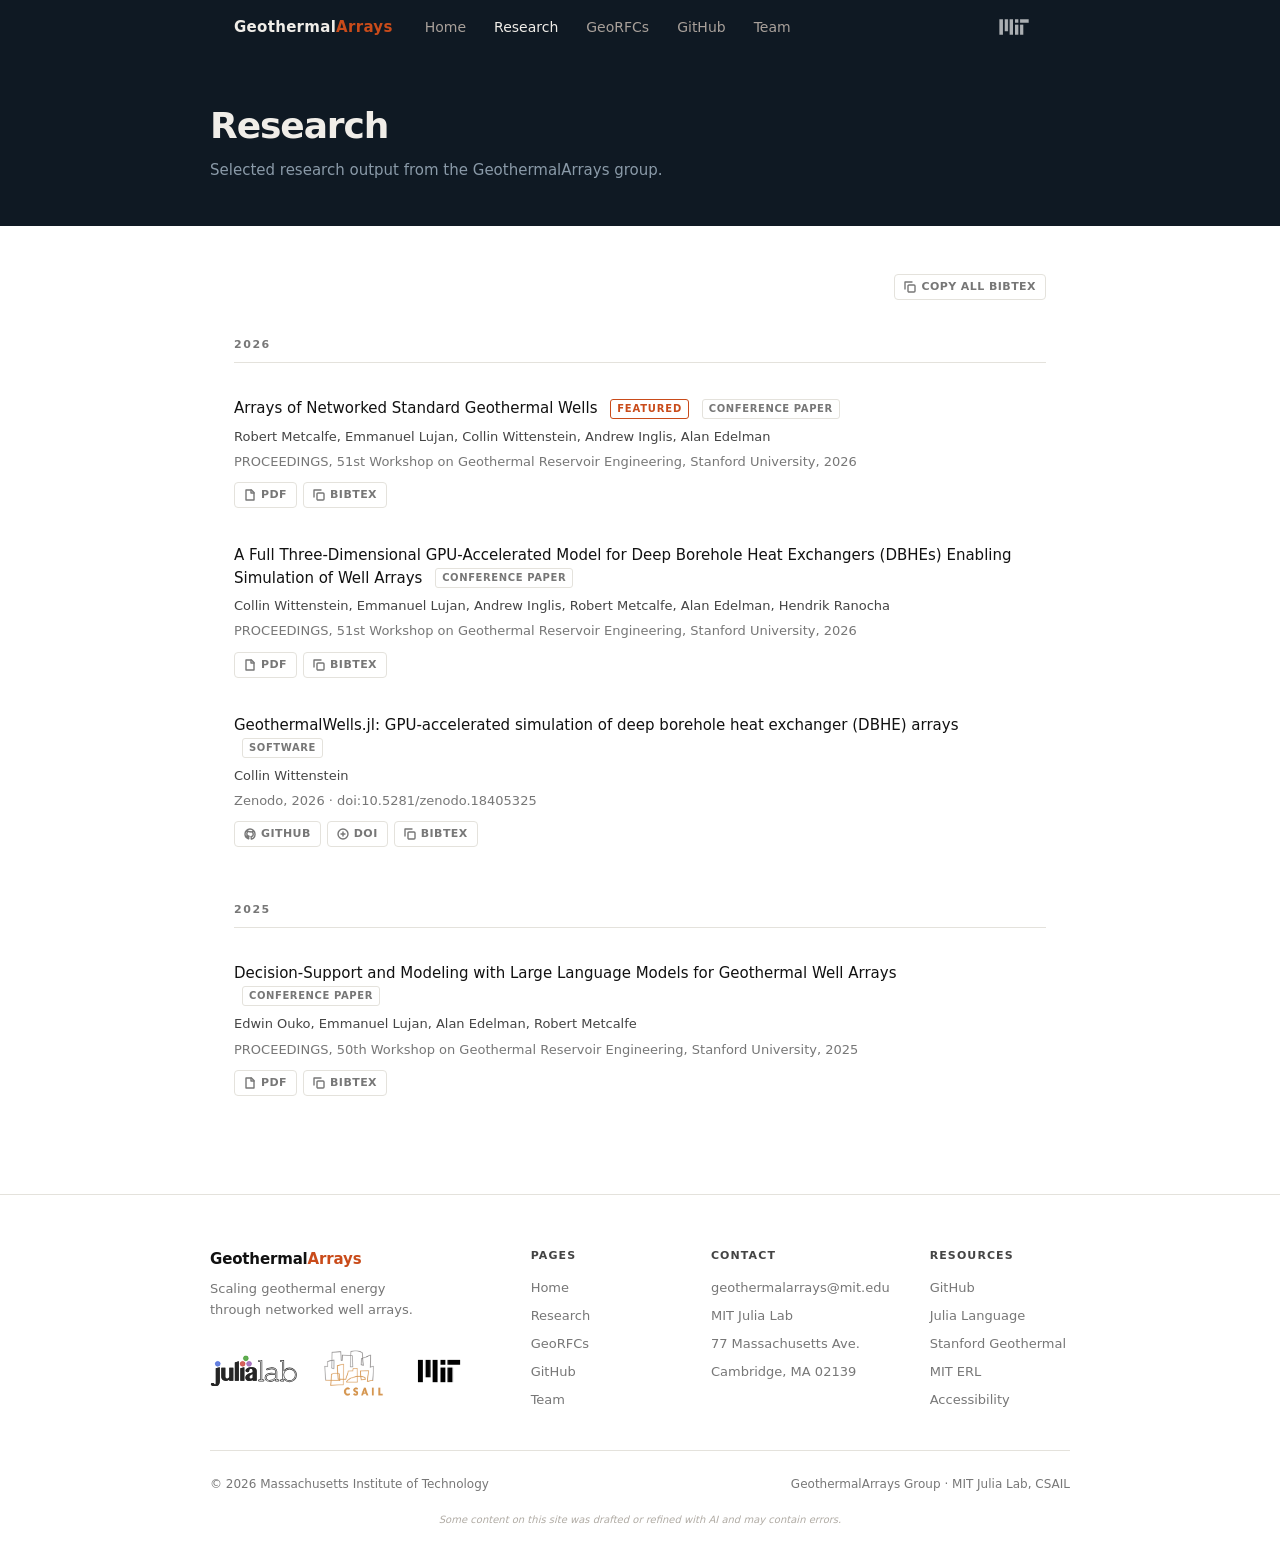
<file: publications.html>
<!DOCTYPE html>
<html lang="en">
<head>
  <meta charset="UTF-8" />
  <title>Research — GeothermalArrays</title>
  <!-- This page moved to research.html; kept so that old links keep working. -->
  <link rel="canonical" href="research.html" />
  <meta http-equiv="refresh" content="0; url=research.html" />
  <meta name="robots" content="noindex" />
</head>
<body>
  <p>This page has moved to <a href="research.html">research.html</a>.</p>
</body>
</html>
</file>
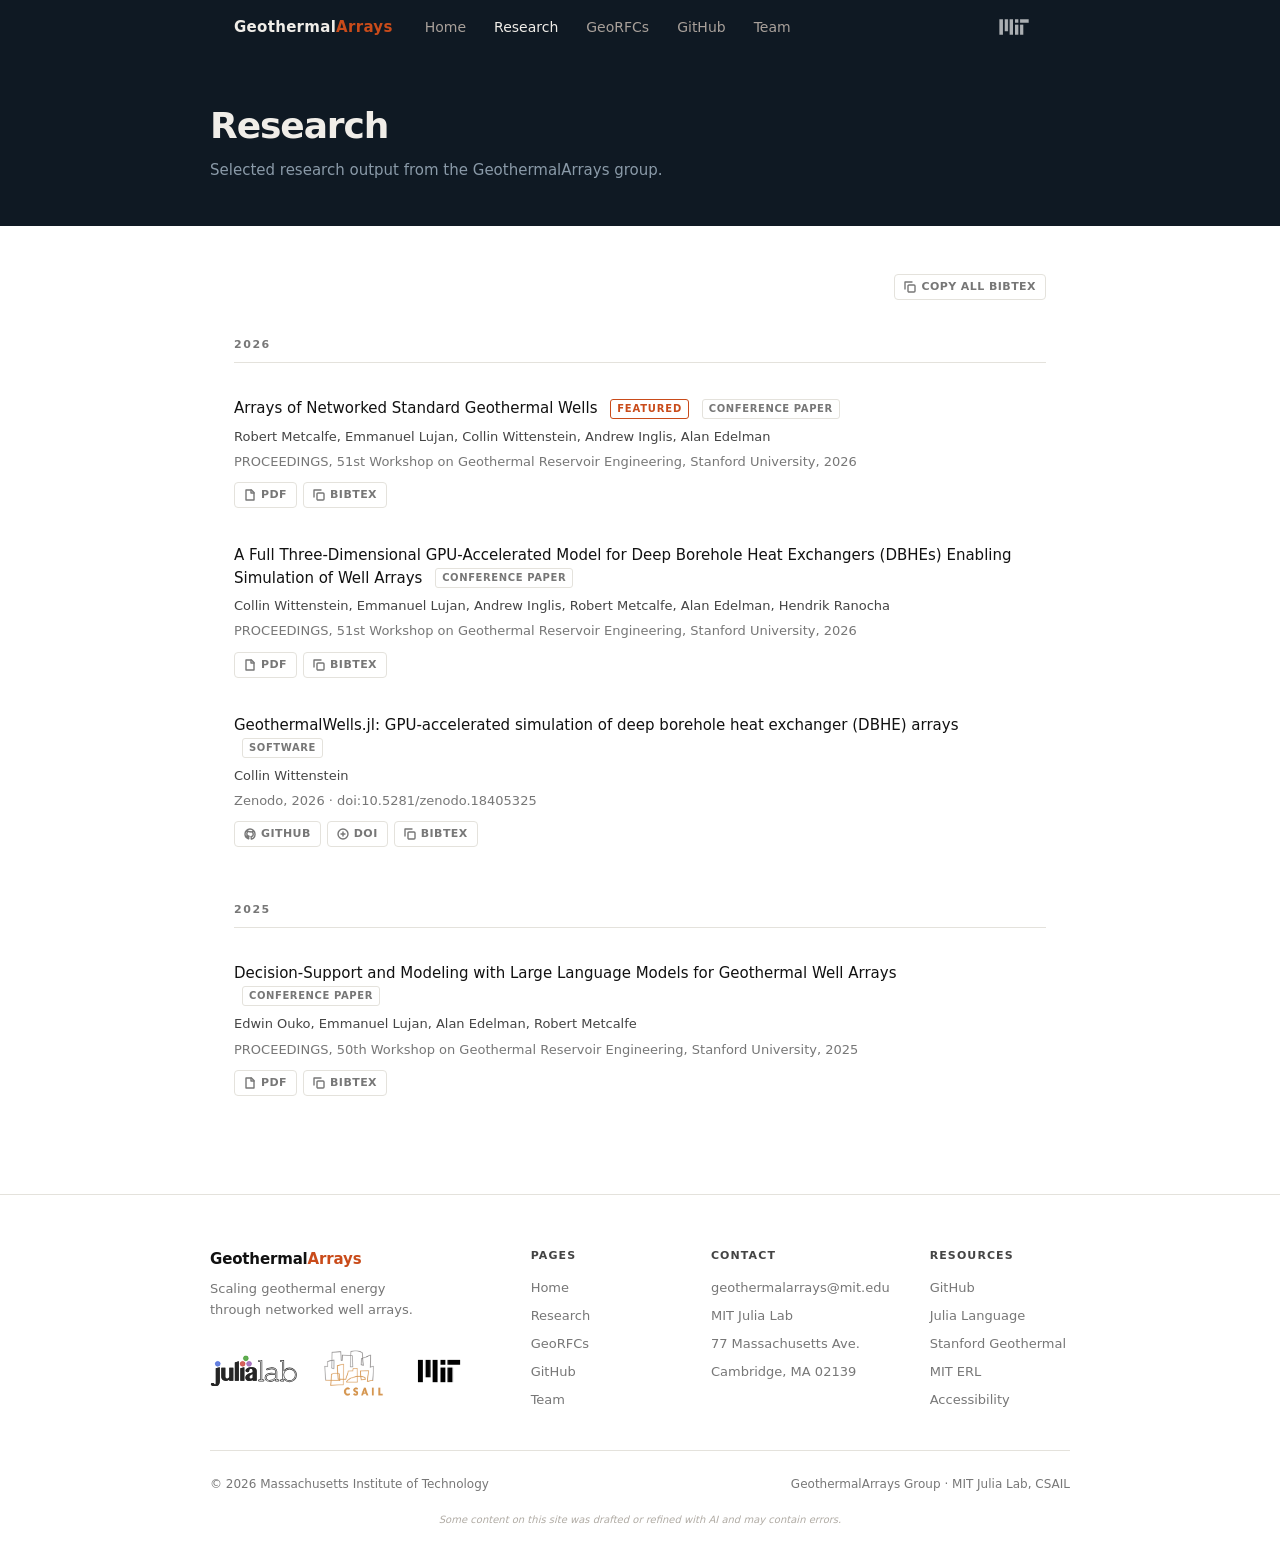
<file: research.html>
<!DOCTYPE html>
<html lang="en">
<head>
  <meta charset="UTF-8" />
  <meta name="viewport" content="width=device-width, initial-scale=1.0" />
  <title>Research — GeothermalArrays</title>
  <link rel="icon" type="image/svg+xml" href="images/logo-dark.svg" />
  <link rel="icon" type="image/png" sizes="32x32" href="images/favicon.png" />
  <link rel="stylesheet" href="css/style.css" />
</head>
<body>

<nav>
  <div class="nav-inner">
    <a class="nav-brand" href="index.html">Geothermal<span>Arrays</span></a>
    <ul class="nav-links">
      <li><a href="index.html">Home</a></li>
      <li><a href="research.html" class="active">Research</a></li>
      <li><a href="georfcs.html">GeoRFCs</a></li>
      <li><a href="https://github.com/geothermalarrays" target="_blank" rel="noopener">GitHub</a></li>
      <li><a href="people.html">Team</a></li>
    </ul>
<a class="nav-mit" href="https://web.mit.edu/" target="_blank" rel="noopener"><img class="nav-mit-logo" src="images/mit_logo_std_rgb_white.png" alt="MIT" /></a>
<button class="nav-toggle" aria-label="Toggle menu" onclick="this.classList.toggle('open');document.querySelector('.nav-links').classList.toggle('open')">
      <span></span><span></span><span></span>
    </button>
  </div>
</nav>

<div class="page-hero">
  <div class="page-hero-inner">
    <h1>Research</h1>
    <p class="page-hero-sub">Selected research output from the GeothermalArrays group.</p>
  </div>
</div>

<div class="page">

  <div class="pub-copy-all-bar">
    <button class="pub-btn" onclick="copyAllBib(event)">
      <svg width="12" height="12" viewBox="0 0 12 12" fill="none" stroke="currentColor" stroke-width="1.4" stroke-linecap="round" stroke-linejoin="round">
        <rect x="4" y="4" width="7" height="7" rx="1"/>
        <path d="M1 8V1h7"/>
      </svg>
      Copy all BibTeX
    </button>
  </div>

  <div class="pub-year-heading">2026</div>
  <ul class="pub-list">

    <li class="pub-item">
      <div class="pub-title">
        <a href="https://pangea.stanford.edu/ERE/db/GeoConf/papers/SGW/2026/Metcalfe.pdf" target="_blank" rel="noopener">
          Arrays of Networked Standard Geothermal Wells
        </a>
        <span class="pub-featured">Featured</span>
        <span class="pub-type">Conference Paper</span>
      </div>
      <div class="pub-authors">
        Robert Metcalfe, Emmanuel Lujan, Collin Wittenstein, Andrew Inglis, Alan Edelman
      </div>
      <div class="pub-venue">
        PROCEEDINGS, 51st Workshop on Geothermal Reservoir Engineering, Stanford University, 2026
      </div>
      <div class="pub-actions">
        <a class="pub-btn" href="https://pangea.stanford.edu/ERE/db/GeoConf/papers/SGW/2026/Metcalfe.pdf" target="_blank" rel="noopener">
          <svg width="12" height="12" viewBox="0 0 12 12" fill="none" stroke="currentColor" stroke-width="1.4" stroke-linecap="round" stroke-linejoin="round">
            <path d="M2 1h5.5L10 3.5V11H2V1z"/><path d="M7 1v3h3"/>
          </svg>
          PDF
        </a>
        <button class="pub-btn" onclick="copyBib('metcalfe2026', event)">
          <svg width="12" height="12" viewBox="0 0 12 12" fill="none" stroke="currentColor" stroke-width="1.4" stroke-linecap="round" stroke-linejoin="round">
            <rect x="4" y="4" width="7" height="7" rx="1"/><path d="M1 8V1h7"/>
          </svg>
          BibTeX
        </button>
      </div>
    </li>

    <li class="pub-item">
      <div class="pub-title">
        <a href="https://pangea.stanford.edu/ERE/db/GeoConf/papers/SGW/2026/Wittenstein.pdf" target="_blank" rel="noopener">
          A Full Three-Dimensional GPU-Accelerated Model for Deep Borehole Heat Exchangers (DBHEs) Enabling Simulation of Well Arrays
        </a>
        <span class="pub-type">Conference Paper</span>
      </div>
      <div class="pub-authors">
        Collin Wittenstein, Emmanuel Lujan, Andrew Inglis, Robert Metcalfe, Alan Edelman, Hendrik Ranocha
      </div>
      <div class="pub-venue">
        PROCEEDINGS, 51st Workshop on Geothermal Reservoir Engineering, Stanford University, 2026
      </div>
      <div class="pub-actions">
        <a class="pub-btn" href="https://pangea.stanford.edu/ERE/db/GeoConf/papers/SGW/2026/Wittenstein.pdf" target="_blank" rel="noopener">
          <svg width="12" height="12" viewBox="0 0 12 12" fill="none" stroke="currentColor" stroke-width="1.4" stroke-linecap="round" stroke-linejoin="round">
            <path d="M2 1h5.5L10 3.5V11H2V1z"/><path d="M7 1v3h3"/>
          </svg>
          PDF
        </a>
        <button class="pub-btn" onclick="copyBib('wittenstein2026', event)">
          <svg width="12" height="12" viewBox="0 0 12 12" fill="none" stroke="currentColor" stroke-width="1.4" stroke-linecap="round" stroke-linejoin="round">
            <rect x="4" y="4" width="7" height="7" rx="1"/><path d="M1 8V1h7"/>
          </svg>
          BibTeX
        </button>
      </div>
    </li>

    <li class="pub-item">
      <div class="pub-title">
        <a href="https://github.com/cwittens/GeothermalWells.jl" target="_blank" rel="noopener">
          GeothermalWells.jl: GPU-accelerated simulation of deep borehole heat exchanger (DBHE) arrays
        </a>
        <span class="pub-type">Software</span>
      </div>
      <div class="pub-authors">
        Collin Wittenstein
      </div>
      <div class="pub-venue">
        Zenodo, 2026 · doi:10.5281/zenodo.18405325
      </div>
      <div class="pub-actions">
        <a class="pub-btn" href="https://github.com/cwittens/GeothermalWells.jl" target="_blank" rel="noopener">
          <svg width="12" height="12" viewBox="0 0 12 12" fill="none" stroke="currentColor" stroke-width="1.4" stroke-linecap="round" stroke-linejoin="round">
            <path d="M6 1C3.24 1 1 3.24 1 6c0 2.21 1.43 4.08 3.41 4.74.25.05.34-.11.34-.24v-.85c-1.39.3-1.68-.67-1.68-.67-.23-.58-.56-.73-.56-.73-.46-.31.03-.31.03-.31.5.04.77.52.77.52.45.77 1.18.55 1.47.42.05-.33.18-.55.32-.68-1.11-.13-2.28-.56-2.28-2.48 0-.55.2-1 .52-1.35-.05-.13-.23-.64.05-1.33 0 0 .42-.13 1.38.52A4.8 4.8 0 0 1 6 3.8c.43 0 .86.06 1.26.17.96-.65 1.38-.52 1.38-.52.28.69.1 1.2.05 1.33.32.35.52.8.52 1.35 0 1.93-1.17 2.35-2.29 2.47.18.16.34.46.34.93v1.38c0 .13.09.29.34.24A5.004 5.004 0 0 0 11 6c0-2.76-2.24-5-5-5z"/>
          </svg>
          GitHub
        </a>
        <a class="pub-btn" href="https://doi.org/10.5281/zenodo.18405325" target="_blank" rel="noopener">
          <svg width="12" height="12" viewBox="0 0 12 12" fill="none" stroke="currentColor" stroke-width="1.4" stroke-linecap="round" stroke-linejoin="round">
            <circle cx="6" cy="6" r="5"/><path d="M6 4v4M4 6h4"/>
          </svg>
          DOI
        </a>
        <button class="pub-btn" onclick="copyBib('wittenstein2026software', event)">
          <svg width="12" height="12" viewBox="0 0 12 12" fill="none" stroke="currentColor" stroke-width="1.4" stroke-linecap="round" stroke-linejoin="round">
            <rect x="4" y="4" width="7" height="7" rx="1"/><path d="M1 8V1h7"/>
          </svg>
          BibTeX
        </button>
      </div>
    </li>

  </ul>

  <div class="pub-year-heading">2025</div>
  <ul class="pub-list">

    <li class="pub-item">
      <div class="pub-title">
        <a href="https://pangea.stanford.edu/ERE/pdf/IGAstandard/SGW/2025/Ouko.pdf" target="_blank" rel="noopener">
          Decision-Support and Modeling with Large Language Models for Geothermal Well Arrays
        </a>
        <span class="pub-type">Conference Paper</span>
      </div>
      <div class="pub-authors">
        Edwin Ouko, Emmanuel Lujan, Alan Edelman, Robert Metcalfe
      </div>
      <div class="pub-venue">
        PROCEEDINGS, 50th Workshop on Geothermal Reservoir Engineering, Stanford University, 2025
      </div>
      <div class="pub-actions">
        <a class="pub-btn" href="https://pangea.stanford.edu/ERE/pdf/IGAstandard/SGW/2025/Ouko.pdf" target="_blank" rel="noopener">
          <svg width="12" height="12" viewBox="0 0 12 12" fill="none" stroke="currentColor" stroke-width="1.4" stroke-linecap="round" stroke-linejoin="round">
            <path d="M2 1h5.5L10 3.5V11H2V1z"/><path d="M7 1v3h3"/>
          </svg>
          PDF
        </a>
        <button class="pub-btn" onclick="copyBib('ouko2025', event)">
          <svg width="12" height="12" viewBox="0 0 12 12" fill="none" stroke="currentColor" stroke-width="1.4" stroke-linecap="round" stroke-linejoin="round">
            <rect x="4" y="4" width="7" height="7" rx="1"/><path d="M1 8V1h7"/>
          </svg>
          BibTeX
        </button>
      </div>
    </li>

  </ul>

</div>

<script>
const bibtex = {
  metcalfe2026: `@inproceedings{metcalfe2026arrays,
  title={Arrays of Networked Standard Geothermal Wells},
  author={Metcalfe, Robert and Lujan, Emmanuel and Wittenstein, Collin and Inglis, Andrew and Edelman, Alan},
  booktitle={Proceedings, 51st Workshop on Geothermal Reservoir Engineering},
  year={2026},
  month={02},
  organization={Stanford University},
  address={Stanford, CA},
  url={https://pangea.stanford.edu/ERE/db/GeoConf/papers/SGW/2026/Metcalfe.pdf}
}`,
  wittenstein2026software: `@software{wittenstein2026geothermalwells,
  title={{GeothermalWells.jl}: {GPU}-accelerated simulation of deep borehole heat exchanger ({DBHE}) arrays},
  author={Wittenstein, Collin},
  year={2026},
  month={02},
  doi={10.5281/zenodo.18405325},
  url={https://github.com/cwittens/GeothermalWells.jl}
}`,
  wittenstein2026: `@inproceedings{wittenstein2026dbhe,
  title={A Full Three-Dimensional {GPU}-Accelerated Model for Deep Borehole Heat Exchangers ({DBHEs}) Enabling Simulation of Well Arrays},
  author={Wittenstein, Collin and Lujan, Emmanuel and Inglis, Andrew and Metcalfe, Robert and Edelman, Alan and Ranocha, Hendrik},
  booktitle={Proceedings, 51st Workshop on Geothermal Reservoir Engineering},
  year={2026},
  month={02},
  organization={Stanford University},
  address={Stanford, CA},
  url={https://pangea.stanford.edu/ERE/db/GeoConf/papers/SGW/2026/Wittenstein.pdf}
}`,
  ouko2025: `@inproceedings{ouko2025decision,
  title={Decision-Support and Modeling with Large Language Models for Geothermal Well Arrays},
  author={Ouko, Edwin and Lujan, Emmanuel and Edelman, Alan and Metcalfe, Robert},
  booktitle={Proceedings, 50th Workshop on Geothermal Reservoir Engineering},
  year={2025},
  month={02},
  organization={Stanford University},
  address={Stanford, CA},
  url={https://pangea.stanford.edu/ERE/pdf/IGAstandard/SGW/2025/Ouko.pdf}
}`
};

function copyBib(key, e) {
  const btn = e.currentTarget;
  navigator.clipboard.writeText(bibtex[key]).then(() => {
    const orig = btn.innerHTML;
    btn.textContent = 'Copied!';
    btn.classList.add('copied');
    setTimeout(() => { btn.innerHTML = orig; btn.classList.remove('copied'); }, 2000);
  });
}

function copyAllBib(e) {
  const all = Object.values(bibtex).join('\n\n');
  const btn = e.currentTarget;
  navigator.clipboard.writeText(all).then(() => {
    const orig = btn.innerHTML;
    btn.textContent = 'Copied!';
    btn.classList.add('copied');
    setTimeout(() => { btn.innerHTML = orig; btn.classList.remove('copied'); }, 2000);
  });
}
</script>

<footer>
  <div class="footer-inner">
    <div>
      <div class="footer-brand-name">Geothermal<span>Arrays</span></div>
      <p class="footer-tagline">Scaling geothermal energy through networked well arrays.</p>
      <div class="footer-logos">
        <a href="https://julia.mit.edu/" target="_blank" rel="noopener">
          <img class="footer-logo-julialab" src="images/julia_lab_logo.svg" alt="MIT Julia Lab" />
        </a>
        <a href="https://www.csail.mit.edu/" target="_blank" rel="noopener">
          <img class="footer-logo-csail" src="images/csail_logo.png" alt="MIT CSAIL" />
        </a>
        <a href="https://web.mit.edu/" target="_blank" rel="noopener">
          <img class="footer-logo-mit" src="images/mit_logo_std_rgb_white.png" alt="MIT" />
        </a>
      </div>
    </div>

    <div>
      <div class="footer-col-title">Pages</div>
      <ul class="footer-col-links">
        <li><a href="index.html">Home</a></li>
        <li><a href="research.html">Research</a></li>
        <li><a href="georfcs.html">GeoRFCs</a></li>
        <li><a href="https://github.com/geothermalarrays" target="_blank" rel="noopener">GitHub</a></li>
        <li><a href="people.html">Team</a></li>
      </ul>
    </div>

    <div>
      <div class="footer-col-title">Contact</div>
      <ul class="footer-col-links">
        <li><a href="mailto:geothermalarrays@mit.edu">geothermalarrays@mit.edu</a></li>
        <li><a href="https://julia.mit.edu/" target="_blank" rel="noopener">MIT Julia Lab</a></li>
        <li>77 Massachusetts Ave.</li>
        <li>Cambridge, MA 02139</li>
      </ul>
    </div>

    <div>
      <div class="footer-col-title">Resources</div>
      <ul class="footer-col-links">
        <li><a href="https://github.com/geothermalarrays" target="_blank" rel="noopener">GitHub</a></li>
        <li><a href="https://julialang.org/" target="_blank" rel="noopener">Julia Language</a></li>
        <li><a href="https://pangea.stanford.edu/ERE/db/GeoConf/" target="_blank" rel="noopener">Stanford Geothermal</a></li>
        <li><a href="https://erlweb.mit.edu/" target="_blank" rel="noopener">MIT ERL</a></li>
        <li><a href="https://accessibility.mit.edu/" target="_blank" rel="noopener">Accessibility</a></li>
      </ul>
    </div>
  </div>

  <div class="footer-bottom">
    <span>&copy; 2026 Massachusetts Institute of Technology</span>
    <span>GeothermalArrays Group &middot; MIT Julia Lab, CSAIL</span>
    <span class="footer-ai-disclaimer">Some content on this site was drafted or refined with AI and may contain errors.</span>
  </div>
</footer>

</body>
</html>
</file>
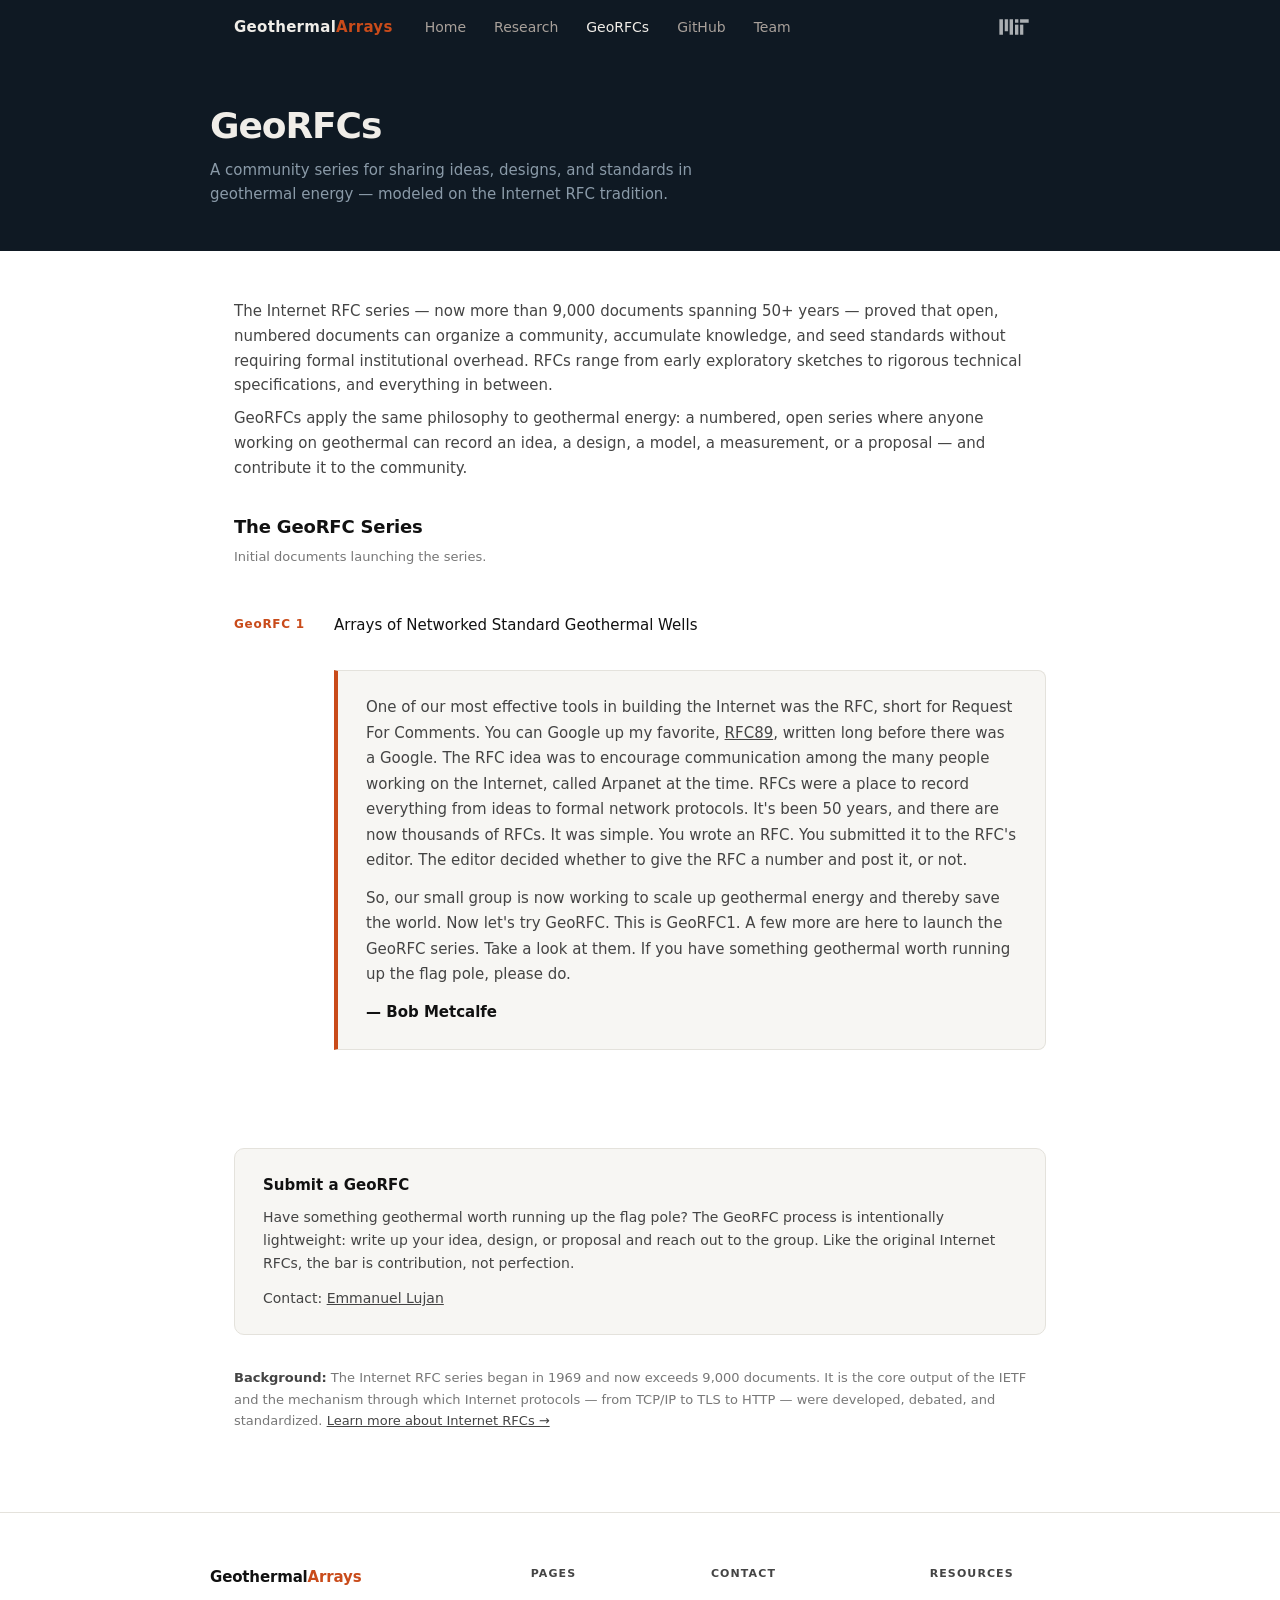
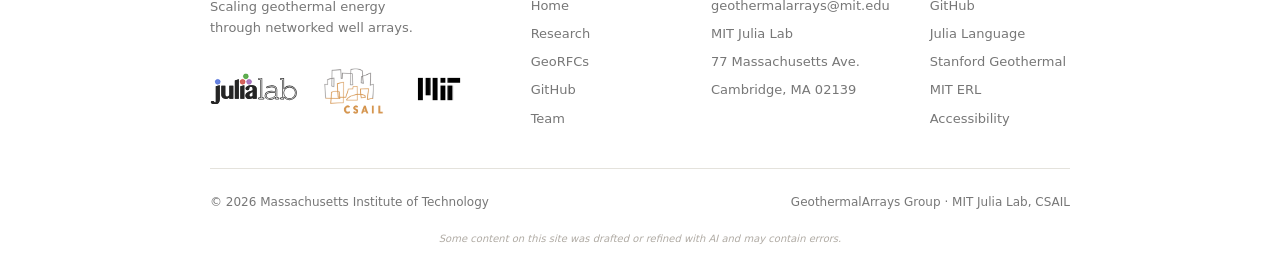
<file: rfcs.html>
<!DOCTYPE html>
<html lang="en">
<head>
  <meta charset="UTF-8" />
  <title>GeoRFCs — GeothermalArrays</title>
  <!-- This page moved to georfcs.html; kept so that old links keep working. -->
  <link rel="canonical" href="georfcs.html" />
  <meta http-equiv="refresh" content="0; url=georfcs.html" />
  <meta name="robots" content="noindex" />
</head>
<body>
  <p>This page has moved to <a href="georfcs.html">georfcs.html</a>.</p>
</body>
</html>
</file>
<file: css/style.css>
:root {
  --bg: #ffffff;
  --surface: #f7f6f3;
  --border: #e4e2dc;
  --text-1: #111111;
  --text-2: #444444;
  --text-3: #777777;
  --accent: #c94b1a;
  --accent-dark: #9e3912;
  --nav-bg: rgb(15, 25, 35);
  --nav-text: #f0ede8;
  --max-w: 860px;
  --font: system-ui, -apple-system, "Segoe UI", Helvetica, Arial, sans-serif;
}

*, *::before, *::after { box-sizing: border-box; margin: 0; padding: 0; }

body {
  font-family: var(--font);
  background: var(--bg);
  color: var(--text-1);
  font-size: 16px;
  line-height: 1.65;
  overflow-x: hidden;
}

/* ── Navigation ── */
nav {
  background: var(--nav-bg);
  position: sticky;
  top: 0;
  z-index: 100;
}

.nav-inner {
  max-width: var(--max-w);
  margin: 0 auto;
  padding: 0 24px;
  display: flex;
  align-items: center;
  gap: 32px;
  height: 54px;
}

.nav-brand {
  color: var(--nav-text);
  text-decoration: none;
  font-weight: 600;
  font-size: 15px;
  letter-spacing: 0.02em;
  white-space: nowrap;
  display: flex;
  align-items: center;
}

.nav-logo {
  height: 15px;
  width: auto;
  flex-shrink: 0;
  margin-right: 12px;
  filter: brightness(0) invert(1);
  opacity: 0.85;
}

.nav-brand span {
  color: var(--accent);
}

.nav-links {
  display: flex;
  gap: 28px;
  list-style: none;
}

.nav-links a {
  color: #a8a09a;
  text-decoration: none;
  font-size: 14px;
  transition: color 0.15s;
}

.nav-links a:hover,
.nav-links a.active {
  color: var(--nav-text);
}

/* ── MIT logo (nav right) ── */
.nav-mit {
  margin-left: auto;
  margin-right: 14px;
  display: flex;
  align-items: center;
  flex-shrink: 0;
}

.nav-mit-logo {
  height: 22px;
  width: auto;
  opacity: 0.65;
  filter: brightness(0) invert(1);
  transition: opacity 0.15s;
}

.nav-mit:hover .nav-mit-logo { opacity: 1; }

/* ── Hamburger ── */
.nav-toggle {
  display: none;
  background: none;
  border: none;
  cursor: pointer;
  padding: 4px;
  flex-direction: column;
  gap: 5px;
}

.nav-toggle span {
  display: block;
  width: 22px;
  height: 2px;
  background: var(--nav-text);
  border-radius: 2px;
  transition: transform 0.2s, opacity 0.2s;
}

.nav-toggle.open span:nth-child(1) { transform: translateY(7px) rotate(45deg); }
.nav-toggle.open span:nth-child(2) { opacity: 0; }
.nav-toggle.open span:nth-child(3) { transform: translateY(-7px) rotate(-45deg); }

@media (max-width: 860px) {
  .nav-mit { display: none; }
  .nav-toggle { display: flex; margin-left: auto; }

  .nav-links {
    display: none;
    flex-direction: column;
    gap: 0;
    position: absolute;
    top: 54px;
    left: 0;
    right: 0;
    background: var(--nav-bg);
    border-top: 1px solid #1a2a38;
    padding: 8px 0;
    z-index: 99;
  }

  .nav-links.open { display: flex; }

  .nav-links li a {
    display: block;
    padding: 12px 24px;
    font-size: 15px;
  }

  .nav-inner { position: relative; }
}

/* ── Page wrapper ── */
.page {
  max-width: var(--max-w);
  margin: 0 auto;
  padding: 48px 24px 80px;
}

/* ── Hero (index only) ── */
.hero {
  padding: 72px 24px 56px;
  max-width: var(--max-w);
  margin: 0 auto;
}

.hero-label {
  font-size: 12px;
  font-weight: 600;
  letter-spacing: 0.12em;
  text-transform: uppercase;
  color: var(--accent);
  margin-bottom: 20px;
}

.hero h1 {
  font-size: clamp(28px, 5vw, 42px);
  font-weight: 700;
  line-height: 1.18;
  color: var(--text-1);
  margin-bottom: 24px;
  letter-spacing: -0.02em;
}

.hero-desc {
  font-size: 18px;
  color: var(--text-2);
  max-width: 640px;
  margin-bottom: 36px;
  line-height: 1.7;
}

.hero-links {
  display: flex;
  gap: 16px;
  flex-wrap: wrap;
}

.btn {
  display: inline-block;
  padding: 10px 22px;
  border-radius: 6px;
  font-size: 14px;
  font-weight: 500;
  text-decoration: none;
  transition: background 0.15s, color 0.15s;
}

.btn-primary {
  background: var(--accent);
  color: #fff;
}

.btn-primary:hover { background: var(--accent-dark); }

.btn-outline {
  border: 1.5px solid var(--border);
  color: var(--text-2);
}

.btn-outline:hover { border-color: var(--text-2); color: var(--text-1); }

/* ── Section divider ── */
.section-divider {
  border: none;
  border-top: 1px solid var(--border);
  margin: 0;
}

/* ── Content sections ── */
.content-section {
  max-width: var(--max-w);
  margin: 0 auto;
  padding: 52px 24px;
}

.content-section + .content-section {
  border-top: 1px solid var(--border);
}

.section-label {
  font-size: 11px;
  font-weight: 700;
  letter-spacing: 0.14em;
  text-transform: uppercase;
  color: var(--accent);
  margin-bottom: 14px;
}

.content-section h2 {
  font-size: 22px;
  font-weight: 600;
  margin-bottom: 20px;
  letter-spacing: -0.01em;
}

.content-section p {
  color: var(--text-2);
  margin-bottom: 16px;
  max-width: 700px;
}

.content-section p:last-child { margin-bottom: 0; }

.content-section p a,
.page p a {
  color: var(--text-2);
  text-decoration: underline;
}

.content-section p a:hover,
.page p a:hover { color: var(--text-1); }

/* ── Stat cards ── */
.stat-grid {
  display: grid;
  grid-template-columns: repeat(auto-fit, minmax(180px, 1fr));
  gap: 16px;
  margin: 32px 0 0;
}

.stat-card {
  background: var(--surface);
  border: 1px solid var(--border);
  border-radius: 10px;
  padding: 20px 22px;
}

.stat-value {
  font-size: 28px;
  font-weight: 700;
  color: var(--accent);
  line-height: 1;
  margin-bottom: 6px;
}

.stat-label {
  font-size: 13px;
  color: var(--text-3);
  line-height: 1.4;
}

/* ── Dark page hero (inner pages) ── */
.page-hero {
  background: var(--nav-bg);
  padding: 0 24px;
}

.page-hero-inner {
  max-width: var(--max-w);
  margin: 0 auto;
  padding: 52px 0 44px;
}

.page-hero-label {
  display: inline-flex;
  align-items: center;
  gap: 10px;
  font-size: 11px;
  font-weight: 700;
  letter-spacing: 0.14em;
  text-transform: uppercase;
  color: #6a8a9a;
  margin-bottom: 20px;
}

.page-hero-label::before {
  content: '';
  display: block;
  width: 24px;
  height: 1px;
  background: #6a8a9a;
}

.page-hero-inner h1 {
  font-size: clamp(26px, 4vw, 36px);
  font-weight: 800;
  letter-spacing: -0.03em;
  color: #f0ede8;
  margin-bottom: 12px;
  line-height: 1.1;
}

.page-hero-sub {
  font-size: 15px;
  color: #8a9aa8;
  line-height: 1.65;
  max-width: 560px;
}

.page-hero-sub a {
  color: #8a9aa8;
  text-decoration: underline;
}

.page-hero-sub a:hover { color: #f0ede8; }

.page-header p a {
  color: var(--text-2);
  text-decoration: underline;
}

.page-header p a:hover {
  color: var(--text-1);
}

/* ── People grid ── */
.people-group {
  margin-bottom: 44px;
}

.people-group-title {
  font-size: 11px;
  font-weight: 700;
  letter-spacing: 0.14em;
  text-transform: uppercase;
  color: var(--text-3);
  margin-bottom: 20px;
  padding-bottom: 10px;
  border-bottom: 1px solid var(--border);
}

.people-pair {
  display: grid;
  grid-template-columns: 1fr 1fr;
  gap: 24px;
  padding: 18px 0;
}

.person-card {
  display: flex;
  gap: 16px;
  align-items: center;
  border-radius: 8px;
  padding: 10px;
  margin: -10px;
  transition: background 0.2s;
}

.person-card:hover {
  background: var(--surface);
}

.person-info { flex: 1; }

.person-name {
  font-size: 16px;
  font-weight: 600;
  color: var(--text-1);
  margin-bottom: 2px;
}

.person-name a {
  color: inherit;
  text-decoration: none;
}

.person-name a:hover { color: var(--accent); }

.person-title {
  font-size: 14px;
  color: var(--text-2);
  margin-bottom: 6px;
}

.person-affil {
  font-size: 13px;
  color: var(--text-3);
}

.person-bio {
  font-size: 14px;
  color: var(--text-2);
  margin-top: 8px;
  line-height: 1.6;
}

.person-photo {
  width: 88px;
  height: 88px;
  border-radius: 50%;
  object-fit: cover;
  object-position: center top;
  flex-shrink: 0;
  border: 1px solid var(--border);
}

/* ── Publications list ── */
.pub-year-heading {
  font-size: 11px;
  font-weight: 700;
  letter-spacing: 0.14em;
  text-transform: uppercase;
  color: var(--text-3);
  margin: 36px 0 16px;
  padding-bottom: 8px;
  border-bottom: 1px solid var(--border);
}

.pub-year-heading:first-child { margin-top: 0; }

.pub-list {
  list-style: none;
}

.pub-item {
  padding: 18px 10px;
  margin: 0 -10px;
  border-radius: 8px;
  transition: background 0.2s;
}

.pub-item:hover { background: var(--surface); }

.pub-title {
  font-size: 15px;
  font-weight: 500;
  color: var(--text-1);
  margin-bottom: 6px;
  line-height: 1.5;
}

.pub-title a {
  color: inherit;
  text-decoration: none;
}

.pub-title a:hover { color: var(--accent); text-decoration: underline; }

.pub-featured {
  display: inline-block;
  font-size: 10px;
  font-weight: 700;
  letter-spacing: 0.08em;
  text-transform: uppercase;
  color: var(--accent);
  border: 1px solid var(--accent);
  border-radius: 3px;
  padding: 1px 6px;
  margin-left: 8px;
  vertical-align: middle;
  line-height: 1.6;
}

.pub-type {
  display: inline-block;
  font-size: 10px;
  font-weight: 600;
  letter-spacing: 0.06em;
  text-transform: uppercase;
  color: var(--text-3);
  border: 1px solid var(--border);
  border-radius: 3px;
  padding: 1px 6px;
  margin-left: 8px;
  vertical-align: middle;
  line-height: 1.6;
}

.pub-authors {
  font-size: 13px;
  color: var(--text-2);
  margin-bottom: 4px;
}

.pub-venue {
  font-size: 13px;
  color: var(--text-3);
}

.pub-actions {
  display: flex;
  align-items: center;
  gap: 6px;
  margin-top: 10px;
}

.pub-btn {
  display: inline-flex;
  align-items: center;
  gap: 5px;
  font-size: 11px;
  font-weight: 600;
  letter-spacing: 0.04em;
  text-transform: uppercase;
  color: var(--text-3);
  border: 1px solid var(--border);
  border-radius: 4px;
  padding: 3px 9px;
  text-decoration: none;
  background: none;
  cursor: pointer;
  font-family: inherit;
  line-height: 1.6;
  transition: color 0.15s, border-color 0.15s;
}

.pub-btn:hover {
  color: var(--accent);
  border-color: var(--accent);
}

.pub-btn.copied {
  color: #2a7a3a;
  border-color: #2a7a3a;
}

.pub-btn svg {
  flex-shrink: 0;
}

.pub-copy-all-bar {
  display: flex;
  justify-content: flex-end;
  margin-bottom: 8px;
}

/* ── RFC page ── */
.rfc-intro {
  background: var(--surface);
  border: 1px solid var(--border);
  border-left: 4px solid var(--accent);
  border-radius: 0 8px 8px 0;
  padding: 24px 28px;
  margin: 32px 0;
}

.rfc-intro p {
  font-size: 15px;
  color: var(--text-2);
  margin-bottom: 12px;
  line-height: 1.7;
}

.rfc-intro p:last-child { margin-bottom: 0; }

.rfc-intro cite {
  font-style: normal;
  font-weight: 600;
  color: var(--text-1);
}

.rfc-list {
  list-style: none;
  margin-top: 28px;
}

.rfc-item {
  padding: 18px 0;
  border-bottom: 1px solid var(--border);
  display: flex;
  gap: 20px;
  align-items: flex-start;
}

.rfc-item:last-child { border-bottom: none; }

.rfc-num {
  font-size: 12px;
  font-weight: 700;
  letter-spacing: 0.06em;
  color: var(--accent);
  white-space: nowrap;
  margin-top: 2px;
  min-width: 80px;
}

.rfc-body { flex: 1; }

.rfc-title {
  font-size: 15px;
  font-weight: 500;
  color: var(--text-1);
  margin-bottom: 4px;
}

.rfc-title a {
  color: inherit;
  text-decoration: none;
}

.rfc-title a:hover { color: var(--accent); }

.rfc-desc {
  font-size: 13px;
  color: var(--text-2);
  line-height: 1.6;
}

/* ── Footer ── */
footer {
  border-top: 1px solid var(--border);
  padding: 52px 24px 32px;
  font-size: 13px;
  color: var(--text-3);
}

.footer-inner {
  max-width: var(--max-w);
  margin: 0 auto;
  display: grid;
  grid-template-columns: 2fr 1fr 1fr 1fr;
  gap: 40px;
  padding-bottom: 40px;
  border-bottom: 1px solid var(--border);
}

.footer-brand-logo {
  width: 48px;
  height: 48px;
  border-radius: 8px;
  display: block;
  margin-bottom: 14px;
}

.footer-brand-name {
  font-size: 15px;
  font-weight: 700;
  color: var(--text-1);
  letter-spacing: -0.01em;
  margin-bottom: 8px;
}

.footer-brand-name span { color: var(--accent); }

.footer-tagline {
  font-size: 13px;
  color: var(--text-3);
  line-height: 1.6;
  margin-bottom: 24px;
  max-width: 220px;
}

.footer-logos {
  display: flex;
  align-items: center;
  gap: 20px;
  flex-wrap: wrap;
}

.footer-logo-mit {
  height: 32px;
  width: auto;
  display: block;
  filter: brightness(0);
}

.footer-logo-julialab {
  height: 32px;
  width: auto;
  display: block;
}

.footer-logo-csail {
  height: 52px;
  width: auto;
  display: block;
  opacity: 0.75;
}

.footer-col-title {
  font-size: 11px;
  font-weight: 700;
  letter-spacing: 0.1em;
  text-transform: uppercase;
  color: var(--text-2);
  margin-bottom: 14px;
}

.footer-col-links {
  list-style: none;
  display: flex;
  flex-direction: column;
  gap: 10px;
}

.footer-col-links a {
  color: var(--text-3);
  text-decoration: none;
  transition: color 0.15s;
}

.footer-col-links a:hover { color: var(--text-1); }

.footer-col-links li { line-height: 1.4; }

.footer-bottom {
  max-width: var(--max-w);
  margin: 24px auto 0;
  display: flex;
  justify-content: space-between;
  align-items: center;
  font-size: 12px;
  color: var(--text-3);
  flex-wrap: wrap;
  gap: 8px;
}

.footer-bottom a { color: var(--text-3); text-decoration: underline; }
.footer-bottom a:hover { color: var(--text-1); }

.footer-ai-disclaimer {
  width: 100%;
  text-align: center;
  font-size: 10px;
  color: #b0aba4;
  font-style: italic;
  margin-top: 10px;
  order: 10;
}

@media (max-width: 700px) {
  .footer-inner { grid-template-columns: 1fr 1fr; }
  .people-pair { grid-template-columns: 1fr; gap: 16px; }
}

@media (max-width: 480px) {
  .footer-inner { grid-template-columns: 1fr; }
  .footer-bottom { flex-direction: column; align-items: flex-start; }
}

/* ── MIT badge ── */
.affil-badge {
  display: inline-flex;
  align-items: center;
  gap: 8px;
  background: var(--surface);
  border: 1px solid var(--border);
  border-radius: 20px;
  padding: 5px 14px;
  font-size: 13px;
  color: var(--text-2);
  text-decoration: none;
  margin-bottom: 28px;
}

.affil-badge:hover { border-color: var(--text-3); }

/* ── Responsive ── */
@media (max-width: 600px) {
  .hero { padding: 48px 20px 40px; }
  .page { padding: 40px 20px 60px; }
  .content-section { padding: 40px 20px; }
  .stat-grid { grid-template-columns: repeat(2, 1fr); }
  .rfc-item { flex-direction: column; gap: 6px; }
  .rfc-num { min-width: unset; }
  .pub-title { font-size: 14px; }
  .people-pair { grid-template-columns: 1fr; }
}
</file>
